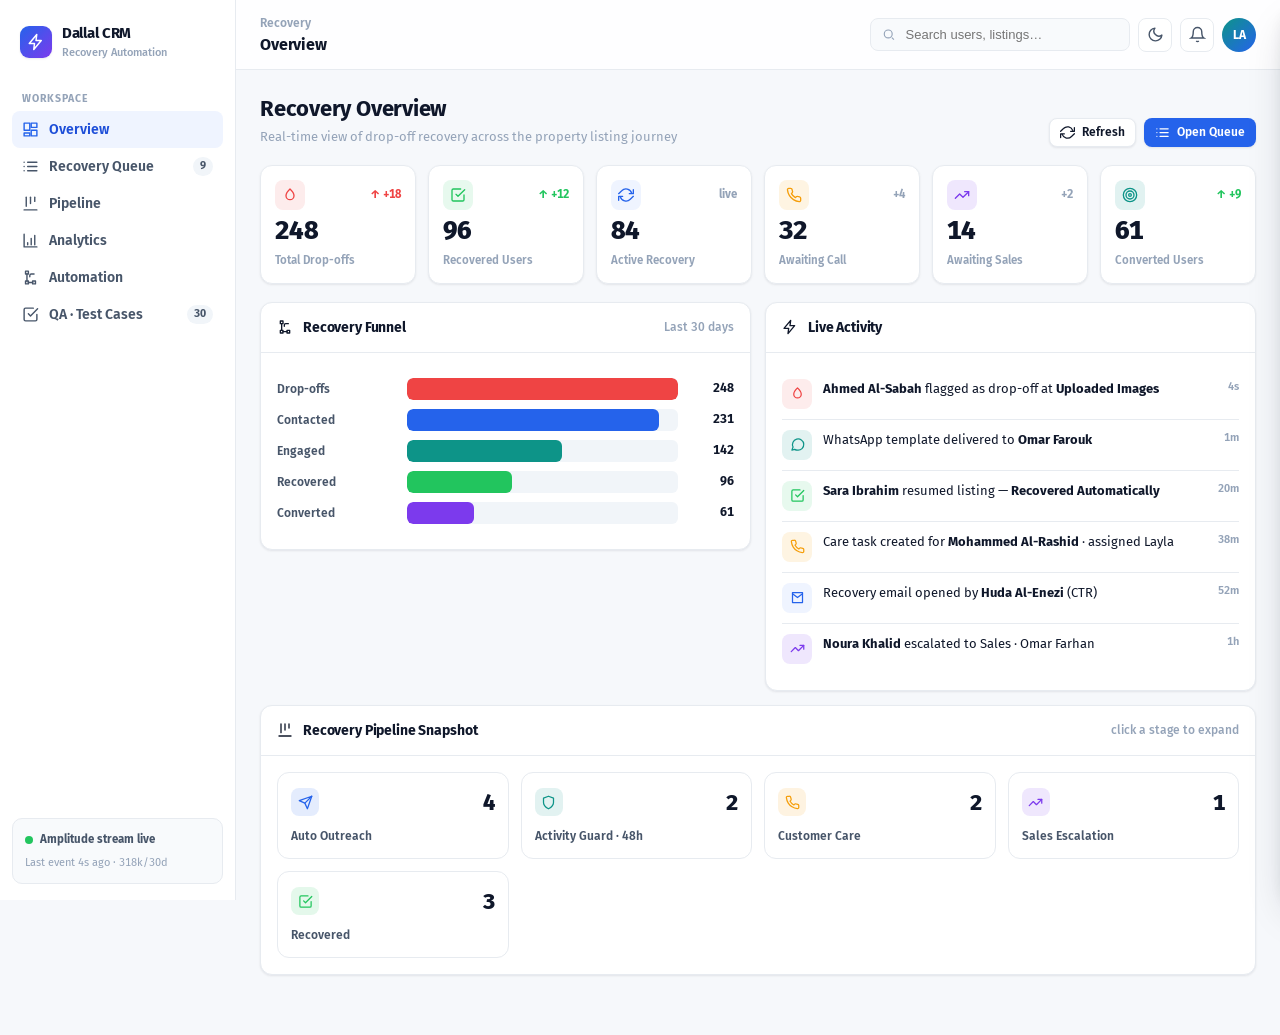
<file: crm-recovery.html>
<!doctype html>
<html lang="en">
<head>
<meta charset="utf-8">
<meta name="viewport" content="width=device-width, initial-scale=1">
<meta name="color-scheme" content="light dark">
<title>Dallal Recovery CRM</title>
</head>
<body>
<style>
@import url('https://fonts.googleapis.com/css2?family=Fira+Sans:wght@300;400;500;600;700;800&family=Fira+Code:wght@400;500;600;700&display=swap');
/* ============================ TOKENS ============================ */
:root{
  --font: 'Fira Sans', -apple-system, BlinkMacSystemFont, "SF Pro Text", "Segoe UI", Roboto, Helvetica, Arial, sans-serif;
  --mono: 'Fira Code', ui-monospace, "SF Mono", SFMono-Regular, Menlo, Consolas, monospace;
  --primary:#2563EB; --primary-weak:#EFF4FF; --primary-strong:#1D4ED8;
  --success:#22C55E; --success-weak:#E7F9EE;
  --warning:#F59E0B; --warning-weak:#FEF4E2;
  --error:#EF4444;   --error-weak:#FDECEC;
  --violet:#7C3AED;  --teal:#0D9488;
  /* neutrals biased faintly toward the blue accent (slate) */
  --bg:#F6F8FB; --surface:#FFFFFF; --surface-2:#F8FAFC; --surface-3:#F1F5F9;
  --border:#E7EBF0; --border-strong:#D7DEE8;
  --ink:#0F172A; --ink-2:#475569; --ink-3:#94A3B8; --ink-on:#FFFFFF;
  --shadow-sm:0 1px 2px rgba(15,23,42,.04), 0 1px 3px rgba(15,23,42,.05);
  --shadow-md:0 4px 12px -2px rgba(15,23,42,.08), 0 2px 6px -2px rgba(15,23,42,.05);
  --shadow-lg:0 20px 40px -12px rgba(15,23,42,.22), 0 8px 20px -8px rgba(15,23,42,.14);
  --r-lg:12px; --r-md:10px; --r-sm:8px; --r-pill:999px;
  /* chart categorical (validated, light) */
  --c-email:#2563EB; --c-wa:#0D9488; --c-push:#DB2777; --c-sms:#7C3AED; --c-call:#EA580C;
  --grid:#EDF1F6;
}
@media (prefers-color-scheme:dark){
  :root{
    --bg:#0B1120; --surface:#131A2A; --surface-2:#1A2334; --surface-3:#212C40;
    --border:#26324A; --border-strong:#334155;
    --ink:#F1F5F9; --ink-2:#A9B5C9; --ink-3:#6B7A93;
    --primary:#3B82F6; --primary-weak:#16243F; --primary-strong:#60A5FA;
    --success-weak:#132a1e; --warning-weak:#2c2310; --error-weak:#2c1717; --primary-weak:#152036;
    --shadow-sm:0 1px 2px rgba(0,0,0,.3); --shadow-md:0 4px 14px rgba(0,0,0,.4);
    --shadow-lg:0 24px 48px -12px rgba(0,0,0,.6);
    --c-email:#3B82F6; --c-wa:#0D9488; --c-push:#DB2777; --c-sms:#8B5CF6; --c-call:#EA580C;
    --grid:#26324A;
  }
}
:root[data-theme="light"]{
  --bg:#F6F8FB; --surface:#FFFFFF; --surface-2:#F8FAFC; --surface-3:#F1F5F9;
  --border:#E7EBF0; --border-strong:#D7DEE8; --ink:#0F172A; --ink-2:#475569; --ink-3:#94A3B8;
  --primary:#2563EB; --primary-weak:#EFF4FF; --primary-strong:#1D4ED8;
  --success-weak:#E7F9EE; --warning-weak:#FEF4E2; --error-weak:#FDECEC;
  --shadow-sm:0 1px 2px rgba(15,23,42,.04), 0 1px 3px rgba(15,23,42,.05);
  --shadow-md:0 4px 12px -2px rgba(15,23,42,.08), 0 2px 6px -2px rgba(15,23,42,.05);
  --c-email:#2563EB; --c-wa:#0D9488; --c-push:#DB2777; --c-sms:#7C3AED; --c-call:#EA580C;
  --grid:#EDF1F6;
}
:root[data-theme="dark"]{
  --bg:#0B1120; --surface:#131A2A; --surface-2:#1A2334; --surface-3:#212C40;
  --border:#26324A; --border-strong:#334155; --ink:#F1F5F9; --ink-2:#A9B5C9; --ink-3:#6B7A93;
  --primary:#3B82F6; --primary-weak:#152036; --primary-strong:#60A5FA;
  --success-weak:#132a1e; --warning-weak:#2c2310; --error-weak:#2c1717;
  --c-email:#3B82F6; --c-wa:#0D9488; --c-push:#DB2777; --c-sms:#8B5CF6; --c-call:#EA580C;
  --grid:#26324A;
}
*{box-sizing:border-box}
body{margin:0;background:var(--bg);color:var(--ink);font-family:var(--font);
  font-size:14px;line-height:1.5;-webkit-font-smoothing:antialiased;font-variant-numeric:tabular-nums}
h1,h2,h3,h4{margin:0;font-weight:650;letter-spacing:-.01em;text-wrap:balance}
button{font-family:inherit;cursor:pointer}
svg{display:block}
::selection{background:color-mix(in srgb,var(--primary) 25%,transparent)}
:focus-visible{outline:2px solid var(--primary);outline-offset:2px;border-radius:6px}
@media (prefers-reduced-motion:reduce){*{animation:none!important;transition:none!important}}

/* ============================ LAYOUT ============================ */
.app{display:grid;grid-template-columns:236px 1fr;min-height:100vh}
.sidebar{position:sticky;top:0;height:100vh;background:var(--surface);border-right:1px solid var(--border);
  display:flex;flex-direction:column;padding:16px 12px;gap:4px;z-index:20}
.brand{display:flex;align-items:center;gap:10px;padding:6px 8px 14px}
.brand .logo{width:32px;height:32px;border-radius:9px;background:linear-gradient(135deg,var(--primary),#7C3AED);
  display:grid;place-items:center;color:#fff;box-shadow:var(--shadow-sm)}
.brand b{font-size:15px;letter-spacing:-.02em}
.brand span{display:block;font-size:11px;color:var(--ink-3);font-weight:500}
.nav-label{font-size:10.5px;font-weight:700;letter-spacing:.09em;text-transform:uppercase;color:var(--ink-3);
  padding:12px 10px 4px}
.nav a{display:flex;align-items:center;gap:10px;padding:8px 10px;border-radius:var(--r-sm);color:var(--ink-2);
  font-weight:550;text-decoration:none;transition:background .15s,color .15s;position:relative}
.nav a:hover{background:var(--surface-3);color:var(--ink)}
.nav a.active{background:var(--primary-weak);color:var(--primary-strong)}
.nav a.active svg{color:var(--primary)}
.nav a .count{margin-left:auto;font-size:11px;font-weight:700;background:var(--surface-3);color:var(--ink-2);
  padding:1px 7px;border-radius:var(--r-pill)}
.nav a.active .count{background:var(--primary);color:#fff}
.sidebar .spacer{flex:1}
.side-card{background:var(--surface-2);border:1px solid var(--border);border-radius:var(--r-md);padding:12px;margin-top:8px}
.side-card .live{display:flex;align-items:center;gap:7px;font-size:11.5px;font-weight:650;color:var(--ink-2)}
.dot-live{width:8px;height:8px;border-radius:50%;background:var(--success);box-shadow:0 0 0 0 var(--success);animation:pulse 2s infinite}
@keyframes pulse{0%{box-shadow:0 0 0 0 color-mix(in srgb,var(--success) 60%,transparent)}70%{box-shadow:0 0 0 7px transparent}100%{box-shadow:0 0 0 0 transparent}}

.main{display:flex;flex-direction:column;min-width:0}
.topbar{position:sticky;top:0;z-index:15;background:color-mix(in srgb,var(--surface) 86%,transparent);
  backdrop-filter:blur(10px);border-bottom:1px solid var(--border);
  display:flex;align-items:center;gap:14px;padding:12px 24px}
.topbar h2{font-size:16px}
.crumb{font-size:12px;color:var(--ink-3);font-weight:550}
.search{display:flex;align-items:center;gap:8px;background:var(--surface-2);border:1px solid var(--border);
  border-radius:var(--r-sm);padding:7px 11px;width:260px;color:var(--ink-3)}
.search input{border:0;background:transparent;outline:0;color:var(--ink);width:100%;font-size:13px}
.topbar .right{margin-left:auto;display:flex;align-items:center;gap:8px}
.icon-btn{width:34px;height:34px;display:grid;place-items:center;border-radius:var(--r-sm);border:1px solid var(--border);
  background:var(--surface);color:var(--ink-2);transition:.15s}
.icon-btn:hover{background:var(--surface-3);color:var(--ink)}
.avatar{width:34px;height:34px;border-radius:50%;background:linear-gradient(135deg,#0D9488,#2563EB);color:#fff;
  display:grid;place-items:center;font-weight:700;font-size:12px}
.view{padding:22px 24px 60px;animation:fade .35s ease}
@keyframes fade{from{opacity:0;transform:translateY(6px)}to{opacity:1;transform:none}}
.page-head{display:flex;align-items:flex-end;gap:14px;margin-bottom:18px;flex-wrap:wrap}
.page-head h1{font-size:22px}
.page-head p{margin:2px 0 0;color:var(--ink-3);font-size:13px}
.page-head .actions{margin-left:auto;display:flex;gap:8px}

/* ============================ ATOMS ============================ */
.btn{display:inline-flex;align-items:center;gap:7px;padding:8px 14px;border-radius:var(--r-sm);font-weight:600;
  font-size:13px;border:1px solid var(--border);background:var(--surface);color:var(--ink);transition:.15s;box-shadow:var(--shadow-sm)}
.btn:hover{background:var(--surface-3)}
.btn.primary{background:var(--primary);color:#fff;border-color:transparent}
.btn.primary:hover{background:var(--primary-strong)}
.btn.ghost{box-shadow:none;background:transparent;border-color:transparent;color:var(--ink-2)}
.btn.ghost:hover{background:var(--surface-3);color:var(--ink)}
.btn.sm{padding:6px 10px;font-size:12px}
.card{background:var(--surface);border:1px solid var(--border);border-radius:var(--r-lg);box-shadow:var(--shadow-sm)}
.card-h{display:flex;align-items:center;gap:10px;padding:14px 16px;border-bottom:1px solid var(--border)}
.card-h h3{font-size:14px}.card-h .sub{font-size:12px;color:var(--ink-3);font-weight:500}
.card-b{padding:16px}

.chip{display:inline-flex;align-items:center;gap:5px;font-size:11.5px;font-weight:650;padding:3px 9px;border-radius:var(--r-pill);
  border:1px solid transparent;white-space:nowrap}
.chip .d{width:6px;height:6px;border-radius:50%}
.chip.red{background:var(--error-weak);color:#B91C1C;border-color:color-mix(in srgb,var(--error) 22%,transparent)}
.chip.orange{background:var(--warning-weak);color:#B45309;border-color:color-mix(in srgb,var(--warning) 24%,transparent)}
.chip.green{background:var(--success-weak);color:#15803D;border-color:color-mix(in srgb,var(--success) 24%,transparent)}
.chip.blue{background:var(--primary-weak);color:var(--primary-strong);border-color:color-mix(in srgb,var(--primary) 22%,transparent)}
.chip.gray{background:var(--surface-3);color:var(--ink-2);border-color:var(--border)}
:root[data-theme="dark"] .chip.red{color:#FCA5A5}:root[data-theme="dark"] .chip.orange{color:#FCD34D}
:root[data-theme="dark"] .chip.green{color:#86EFAC}
@media (prefers-color-scheme:dark){.chip.red{color:#FCA5A5}.chip.orange{color:#FCD34D}.chip.green{color:#86EFAC}}
.pri{display:inline-flex;align-items:center;gap:6px;font-weight:650;font-size:12.5px}
.pri::before{content:"";width:8px;height:8px;border-radius:50%}
.pri.high::before{background:var(--error);box-shadow:0 0 0 3px var(--error-weak)}
.pri.med::before{background:var(--warning);box-shadow:0 0 0 3px var(--warning-weak)}
.pri.low::before{background:var(--success);box-shadow:0 0 0 3px var(--success-weak)}

.uchip{display:flex;align-items:center;gap:9px}
.uavatar{width:30px;height:30px;border-radius:8px;display:grid;place-items:center;color:#fff;font-weight:700;font-size:11px;flex:none}
.uchip .nm{font-weight:600;font-size:13px}.uchip .sub{font-size:11.5px;color:var(--ink-3)}

/* ============================ KPI ============================ */
.kpis{display:grid;grid-template-columns:repeat(6,1fr);gap:12px;margin-bottom:18px}
.kpi{background:var(--surface);border:1px solid var(--border);border-radius:var(--r-lg);padding:14px;box-shadow:var(--shadow-sm);
  display:flex;flex-direction:column;gap:8px;transition:.18s;position:relative;overflow:hidden}
.kpi:hover{box-shadow:var(--shadow-md);transform:translateY(-2px)}
.kpi .ic{width:30px;height:30px;border-radius:8px;display:grid;place-items:center}
.kpi .lbl{font-size:11.5px;color:var(--ink-3);font-weight:600}
.kpi .val{font-size:26px;font-weight:720;letter-spacing:-.02em;line-height:1}
.kpi .delta{font-size:11.5px;font-weight:650;display:inline-flex;align-items:center;gap:3px}
.delta.up{color:var(--success)}.delta.down{color:var(--error)}.delta.flat{color:var(--ink-3)}

/* ============================ TABLE ============================ */
.filters{display:flex;align-items:center;gap:8px;flex-wrap:wrap;margin-bottom:14px}
.select{position:relative}
.select select{appearance:none;-webkit-appearance:none;background:var(--surface);border:1px solid var(--border);
  border-radius:var(--r-sm);padding:8px 30px 8px 11px;font-size:13px;font-weight:550;color:var(--ink);cursor:pointer;box-shadow:var(--shadow-sm)}
.select svg{position:absolute;right:9px;top:50%;transform:translateY(-50%);pointer-events:none;color:var(--ink-3)}
.tbl-wrap{overflow-x:auto;border-radius:var(--r-lg);border:1px solid var(--border);background:var(--surface);box-shadow:var(--shadow-sm)}
table{width:100%;border-collapse:collapse;min-width:940px}
thead th{text-align:left;font-size:11px;font-weight:700;letter-spacing:.04em;text-transform:uppercase;color:var(--ink-3);
  padding:11px 14px;border-bottom:1px solid var(--border);background:var(--surface-2);white-space:nowrap;position:sticky;top:0}
tbody td{padding:11px 14px;border-bottom:1px solid var(--border);font-size:13px;vertical-align:middle}
tbody tr{transition:background .12s;cursor:pointer}
tbody tr:hover{background:var(--surface-2)}
tbody tr:last-child td{border-bottom:0}
.mut{color:var(--ink-3);font-size:12px}
td .stack{display:flex;flex-direction:column;line-height:1.35}

/* ============================ KANBAN ============================ */
.kanban{display:grid;grid-auto-flow:column;grid-auto-columns:288px;gap:14px;overflow-x:auto;padding-bottom:10px}
.kcol{background:var(--surface-2);border:1px solid var(--border);border-radius:var(--r-lg);display:flex;flex-direction:column;max-height:calc(100vh - 220px)}
.kcol-h{display:flex;align-items:center;gap:8px;padding:12px 13px;position:sticky;top:0}
.kcol-h .badge{width:24px;height:24px;border-radius:7px;display:grid;place-items:center;color:#fff}
.kcol-h b{font-size:13px}.kcol-h .n{margin-left:auto;font-size:12px;font-weight:700;color:var(--ink-3);background:var(--surface);
  border:1px solid var(--border);border-radius:var(--r-pill);padding:1px 8px}
.kcards{padding:4px 10px 12px;display:flex;flex-direction:column;gap:9px;overflow-y:auto}
.kcard{background:var(--surface);border:1px solid var(--border);border-radius:var(--r-md);padding:11px;box-shadow:var(--shadow-sm);
  transition:.15s;cursor:pointer}
.kcard:hover{box-shadow:var(--shadow-md);transform:translateY(-2px);border-color:var(--border-strong)}
.kcard .top{display:flex;align-items:center;justify-content:space-between;margin-bottom:8px}
.kcard .prop{font-size:12px;color:var(--ink-2);margin:2px 0 9px;display:flex;align-items:center;gap:5px}
.kcard .foot{display:flex;align-items:center;justify-content:space-between;margin-top:9px;padding-top:9px;border-top:1px dashed var(--border)}
.kcard .foot .who{display:flex;align-items:center;gap:6px;font-size:11.5px;color:var(--ink-3)}
.strip{height:3px;border-radius:3px 3px 0 0;margin:-11px -11px 10px}

/* ============================ CHARTS ============================ */
.grid2{display:grid;grid-template-columns:1fr 1fr;gap:14px}
.grid3{display:grid;grid-template-columns:repeat(3,1fr);gap:14px}
.grid4{display:grid;grid-template-columns:repeat(4,1fr);gap:12px}
.stat{padding:16px}
.stat .lbl{font-size:12px;color:var(--ink-3);font-weight:600;display:flex;align-items:center;gap:6px}
.stat .big{font-size:30px;font-weight:730;letter-spacing:-.02em;margin:8px 0 2px}
.meter{height:7px;border-radius:6px;background:var(--surface-3);overflow:hidden;margin-top:10px}
.meter>span{display:block;height:100%;border-radius:6px}
.legend{display:flex;flex-wrap:wrap;gap:12px;margin-top:12px}
.legend span{display:inline-flex;align-items:center;gap:6px;font-size:12px;color:var(--ink-2);font-weight:550}
.legend i{width:10px;height:10px;border-radius:3px;display:inline-block}
.tip{position:fixed;pointer-events:none;background:var(--ink);color:var(--surface);padding:7px 10px;border-radius:8px;
  font-size:12px;font-weight:600;box-shadow:var(--shadow-lg);opacity:0;transform:translateY(4px);transition:opacity .12s;z-index:200;white-space:nowrap}
.tip.on{opacity:1;transform:none}
:root[data-theme="dark"] .tip{background:#000}
.bar-row{display:grid;grid-template-columns:120px 1fr 46px;align-items:center;gap:10px;margin:9px 0;font-size:12.5px}
.bar-row .track{height:22px;background:var(--surface-3);border-radius:6px;overflow:hidden;position:relative}
.bar-row .fill{height:100%;border-radius:6px;transition:width .6s cubic-bezier(.2,.7,.2,1)}
.bar-row b{text-align:right;font-weight:700}

/* ============================ TIMELINE ============================ */
.timeline{position:relative;padding-left:26px}
.timeline::before{content:"";position:absolute;left:9px;top:6px;bottom:6px;width:2px;background:var(--border)}
.tl-item{position:relative;padding:0 0 18px}
.tl-item .node{position:absolute;left:-26px;top:1px;width:20px;height:20px;border-radius:50%;display:grid;place-items:center;
  background:var(--surface);border:2px solid var(--border);color:var(--ink-3);z-index:1}
.tl-item.acc .node{border-color:var(--primary);color:var(--primary)}
.tl-item.ok .node{border-color:var(--success);color:var(--success)}
.tl-item.warn .node{border-color:var(--warning);color:var(--warning)}
.tl-item .t{font-size:11.5px;color:var(--ink-3);font-weight:600;margin-bottom:2px}
.tl-item .c{font-size:13px;font-weight:600}
.tl-item .desc{font-size:12.5px;color:var(--ink-2);font-weight:450;margin-top:2px}

/* ============================ DRAWER / MODAL ============================ */
.scrim{position:fixed;inset:0;background:rgba(15,23,42,.42);backdrop-filter:blur(2px);z-index:90;opacity:0;
  transition:opacity .25s;pointer-events:none}
.scrim.on{opacity:1;pointer-events:auto}
.drawer{position:fixed;top:0;right:0;height:100vh;width:min(560px,94vw);background:var(--surface);z-index:100;
  box-shadow:var(--shadow-lg);transform:translateX(100%);transition:transform .3s cubic-bezier(.3,.8,.3,1);
  display:flex;flex-direction:column;border-left:1px solid var(--border)}
.drawer.on{transform:none}
.drawer-h{display:flex;align-items:center;gap:12px;padding:16px 18px;border-bottom:1px solid var(--border)}
.drawer-b{overflow-y:auto;padding:18px;flex:1}
.tabs{display:flex;gap:2px;padding:0 12px;border-bottom:1px solid var(--border);overflow-x:auto}
.tabs button{border:0;background:transparent;padding:11px 12px;font-size:12.5px;font-weight:600;color:var(--ink-3);
  border-bottom:2px solid transparent;white-space:nowrap}
.tabs button.active{color:var(--primary);border-bottom-color:var(--primary)}
.tabs button:hover{color:var(--ink)}
.field{display:flex;flex-direction:column;gap:5px;margin-bottom:13px}
.field label{font-size:12px;font-weight:650;color:var(--ink-2)}
.field label .req{color:var(--error)}
.field input,.field select,.field textarea{font-family:inherit;font-size:13px;padding:9px 11px;border:1px solid var(--border);
  border-radius:var(--r-sm);background:var(--surface-2);color:var(--ink);outline:0;transition:.15s}
.field input:focus,.field select:focus,.field textarea:focus{border-color:var(--primary);background:var(--surface);
  box-shadow:0 0 0 3px var(--primary-weak)}
.field.err input,.field.err select{border-color:var(--error);box-shadow:0 0 0 3px var(--error-weak)}
.field .msg{font-size:11.5px;color:var(--error);font-weight:600;display:none}
.field.err .msg{display:block}
.modal{position:fixed;top:50%;left:50%;transform:translate(-50%,-46%) scale(.97);z-index:100;width:min(520px,94vw);
  background:var(--surface);border-radius:14px;box-shadow:var(--shadow-lg);opacity:0;pointer-events:none;transition:.22s;
  max-height:90vh;display:flex;flex-direction:column;border:1px solid var(--border)}
.modal.on{opacity:1;pointer-events:auto;transform:translate(-50%,-50%) scale(1)}
.def-row{display:grid;grid-template-columns:1fr 1fr;gap:10px}
.kv{display:grid;grid-template-columns:130px 1fr;gap:6px 10px;font-size:13px}
.kv dt{color:var(--ink-3);font-weight:550}.kv dd{margin:0;font-weight:600}
.toast{position:fixed;bottom:22px;left:50%;transform:translateX(-50%) translateY(20px);background:var(--ink);color:var(--surface);
  padding:11px 16px;border-radius:10px;font-weight:600;font-size:13px;box-shadow:var(--shadow-lg);z-index:300;opacity:0;
  transition:.28s;display:flex;align-items:center;gap:9px}
.toast.on{opacity:1;transform:translateX(-50%)}
:root[data-theme="dark"] .toast{background:#000}

/* workflow */
.wf{display:flex;flex-direction:column;gap:0}
.wf-step{display:grid;grid-template-columns:44px 1fr;gap:14px;position:relative;padding-bottom:8px}
.wf-step .rail{display:flex;flex-direction:column;align-items:center}
.wf-step .num{width:40px;height:40px;border-radius:11px;display:grid;place-items:center;color:#fff;font-weight:700;
  box-shadow:var(--shadow-sm);flex:none}
.wf-step .line{width:2px;flex:1;background:var(--border);margin:4px 0}
.wf-step:last-child .line{display:none}
.wf-card{background:var(--surface);border:1px solid var(--border);border-radius:var(--r-lg);padding:14px 16px;margin-bottom:14px;
  box-shadow:var(--shadow-sm);transition:.15s}
.wf-card:hover{box-shadow:var(--shadow-md);border-color:var(--border-strong)}
.wf-card h4{font-size:14.5px;display:flex;align-items:center;gap:8px;flex-wrap:wrap}
.wf-card p{margin:6px 0 0;color:var(--ink-2);font-size:13px}
.wf-card .meta{display:flex;flex-wrap:wrap;gap:6px;margin-top:10px}
.tag{font-size:11px;font-weight:600;background:var(--surface-3);color:var(--ink-2);padding:3px 8px;border-radius:6px;
  display:inline-flex;align-items:center;gap:5px}
.tag svg{width:12px;height:12px}

/* activity feed */
.feed{display:flex;flex-direction:column}
.feed-item{display:flex;gap:11px;padding:10px 0;border-bottom:1px solid var(--border);animation:slideIn .4s ease}
.feed-item:last-child{border-bottom:0}
@keyframes slideIn{from{opacity:0;transform:translateX(-8px)}to{opacity:1;transform:none}}
.feed-item .fi{width:30px;height:30px;border-radius:8px;flex:none;display:grid;place-items:center}
.feed-item .txt{font-size:13px}.feed-item .txt b{font-weight:650}
.feed-item .tm{font-size:11px;color:var(--ink-3);margin-left:auto;white-space:nowrap;font-weight:550}

/* qa */
.qa-sum{display:grid;grid-template-columns:repeat(4,1fr);gap:12px;margin-bottom:16px}
tr.qa-row td{font-size:12.5px}
.tc-id{font-weight:700;color:var(--primary-strong);font-variant-numeric:tabular-nums}
.pass{color:var(--success);font-weight:700;display:inline-flex;align-items:center;gap:5px}
.runbtn{opacity:0;transition:.15s}
tr:hover .runbtn{opacity:1}

@media (max-width:1100px){
  .kpis{grid-template-columns:repeat(3,1fr)}
  .grid2,.grid3{grid-template-columns:1fr}.grid4{grid-template-columns:repeat(2,1fr)}
}
@media (max-width:820px){
  .app{grid-template-columns:1fr}.sidebar{display:none}
  .kpis{grid-template-columns:repeat(2,1fr)}.search{width:150px}
}
</style>

<div class="app">
  <aside class="sidebar">
    <div class="brand">
      <div class="logo" id="logoIco"></div>
      <div><b>Dallal CRM</b><span>Recovery Automation</span></div>
    </div>
    <nav class="nav" id="nav"></nav>
    <div class="spacer"></div>
    <div class="side-card">
      <div class="live"><span class="dot-live"></span> Amplitude stream live</div>
      <div style="font-size:11px;color:var(--ink-3);margin-top:6px" id="streamMeta">Last event 4s ago · 318k/30d</div>
    </div>
  </aside>

  <div class="main">
    <header class="topbar">
      <div><span class="crumb" id="crumb">Recovery</span><h2 id="ptitle">Overview</h2></div>
      <div class="right">
        <div class="search"><svg width="15" height="15" viewBox="0 0 24 24" fill="none" stroke="currentColor" stroke-width="2"><circle cx="11" cy="11" r="7"/><path d="m21 21-3.5-3.5"/></svg><input placeholder="Search users, listings…"></div>
        <button class="icon-btn" id="themeBtn" title="Toggle theme"></button>
        <button class="icon-btn" title="Notifications"><svg width="17" height="17" viewBox="0 0 24 24" fill="none" stroke="currentColor" stroke-width="2"><path d="M6 8a6 6 0 0 1 12 0c0 7 3 9 3 9H3s3-2 3-9"/><path d="M10.3 21a1.94 1.94 0 0 0 3.4 0"/></svg></button>
        <div class="avatar">LA</div>
      </div>
    </header>
    <main class="view" id="view"></main>
  </div>
</div>

<div class="scrim" id="scrim"></div>
<aside class="drawer" id="drawer"></aside>
<div class="modal" id="modal"></div>
<div class="tip" id="tip"></div>
<div class="toast" id="toast"></div>

<script>
/* ============================ ICONS ============================ */
const I = {
  dash:'M3 13h8V3H3zM13 21h8v-8h-8zM13 3v6h8V3zM3 21h8v-4H3z',
  list:'M8 6h13M8 12h13M8 18h13M3 6h.01M3 12h.01M3 18h.01',
  kanban:'M6 3v13M12 3v9M18 3v6M3 21h18',
  chart:'M3 3v18h18M8 15v3M13 9v9M18 5v13',
  flow:'M5 3h4v4H5zM15 17h4v4h-4zM5 17h4v4H5zM7 7v10M9 19h6M17 7h-4a2 2 0 0 0-2 2v2',
  check:'M9 11l3 3L22 4M21 12v7a2 2 0 0 1-2 2H5a2 2 0 0 1-2-2V5a2 2 0 0 1 2-2h11',
  phone:'M22 16.9v3a2 2 0 0 1-2.2 2 19.8 19.8 0 0 1-8.6-3 19.5 19.5 0 0 1-6-6 19.8 19.8 0 0 1-3-8.6A2 2 0 0 1 4.1 2h3a2 2 0 0 1 2 1.7c.1 1 .4 1.9.7 2.8a2 2 0 0 1-.5 2.1L8.1 9.9a16 16 0 0 0 6 6l1.3-1.3a2 2 0 0 1 2.1-.4c.9.3 1.8.6 2.8.7a2 2 0 0 1 1.7 2z',
  mail:'M4 4h16v16H4zM4 6l8 6 8-6',
  wa:'M3 21l1.9-5A9 9 0 1 1 12 21a9 9 0 0 1-4.5-1.2z',
  bell:'M6 8a6 6 0 0 1 12 0c0 7 3 9 3 9H3s3-2 3-9M10.3 21a1.94 1.94 0 0 0 3.4 0',
  user:'M20 21a8 8 0 1 0-16 0M12 11a4 4 0 1 0 0-8 4 4 0 0 0 0 8',
  clock:'M12 22a10 10 0 1 0 0-20 10 10 0 0 0 0 20M12 6v6l4 2',
  pin:'M20 10c0 6-8 12-8 12s-8-6-8-12a8 8 0 0 1 16 0M12 12a2 2 0 1 0 0-4 2 2 0 0 0 0 4',
  chev:'M6 9l6 6 6-6',
  x:'M18 6 6 18M6 6l12 12',
  play:'M6 4l14 8-14 8z',
  alert:'M12 9v4M12 17h.01M10.3 3.9 1.8 18a2 2 0 0 0 1.7 3h17a2 2 0 0 0 1.7-3L13.7 3.9a2 2 0 0 0-3.4 0z',
  arrow:'M5 12h14M13 6l6 6-6 6',
  bolt:'M13 2 3 14h7l-1 8 10-12h-7z',
  target:'M12 22a10 10 0 1 0 0-20 10 10 0 0 0 0 20M12 18a6 6 0 1 0 0-12 6 6 0 0 0 0 12M12 14a2 2 0 1 0 0-4 2 2 0 0 0 0 4',
  trend:'M22 7l-8.5 8.5-5-5L2 17M16 7h6v6',
  refresh:'M23 4v6h-6M1 20v-6h6M20.5 9A9 9 0 0 0 5.6 5.6L1 10M23 14l-4.6 4.4A9 9 0 0 1 3.5 15',
  sun:'M12 17a5 5 0 1 0 0-10 5 5 0 0 0 0 10M12 1v2M12 21v2M4.2 4.2l1.4 1.4M18.4 18.4l1.4 1.4M1 12h2M21 12h2M4.2 19.8l1.4-1.4M18.4 5.6l1.4-1.4',
  moon:'M21 12.8A9 9 0 1 1 11.2 3a7 7 0 0 0 9.8 9.8z',
  users:'M17 21v-2a4 4 0 0 0-4-4H5a4 4 0 0 0-4 4v2M9 11a4 4 0 1 0 0-8 4 4 0 0 0 0 8M23 21v-2a4 4 0 0 0-3-3.9M16 3.1a4 4 0 0 1 0 7.8',
  drop:'M12 3s6 5.7 6 10a6 6 0 0 1-12 0c0-4.3 6-10 6-10z',
  home:'M3 10l9-7 9 7v10a2 2 0 0 1-2 2H5a2 2 0 0 1-2-2z',
  send:'M22 2 11 13M22 2l-7 20-4-9-9-4z',
  eye:'M2 12s3.5-7 10-7 10 7 10 7-3.5 7-10 7-10-7-10-7zM12 15a3 3 0 1 0 0-6 3 3 0 0 0 0 6',
  mouse:'M9 3H5a2 2 0 0 0-2 2v4M15 3h4a2 2 0 0 1 2 2v4M3 15v4a2 2 0 0 0 2 2h4M13 13l6 2-2.5 1.5L15 19z',
  shield:'M12 22s8-4 8-10V5l-8-3-8 3v7c0 6 8 10 8 10z',
  note:'M14 2H6a2 2 0 0 0-2 2v16a2 2 0 0 0 2 2h12a2 2 0 0 0 2-2V8zM14 2v6h6M8 13h8M8 17h5',
  calendar:'M8 2v4M16 2v4M3 8h18M5 4h14a2 2 0 0 1 2 2v14a2 2 0 0 1-2 2H5a2 2 0 0 1-2-2V6a2 2 0 0 1 2-2z',
  msg:'M21 15a2 2 0 0 1-2 2H7l-4 4V5a2 2 0 0 1 2-2h14a2 2 0 0 1 2 2z',
  plus:'M12 5v14M5 12h14', dots:'M12 5h.01M12 12h.01M12 19h.01'
};
const ico=(n,s=18,w=2)=>`<svg width="${s}" height="${s}" viewBox="0 0 24 24" fill="none" stroke="currentColor" stroke-width="${w}" stroke-linecap="round" stroke-linejoin="round">${(I[n]||'').split('M').filter(Boolean).map(p=>`<path d="M${p}"/>`).join('')}</svg>`;

/* ============================ DATA ============================ */
const STEPS=['Started Listing','Property Details','Uploaded Images','Entered Pricing','Submitted Verification','Published Listing'];
const AV=['#2563EB','#0D9488','#7C3AED','#DB2777','#EA580C','#0891B2','#4F46E5','#059669'];
const avatarColor=n=>AV[n.charCodeAt(0)%AV.length];
const initials=n=>n.split(' ').filter(Boolean).slice(0,2).map(w=>w[0]).join('').toUpperCase();

// stage keys map to kanban columns & lifecycle
const users=[
 {id:'U-4821',name:'Ahmed Al-Sabah',prop:'Villa · Salmiya',listing:'L-77213',step:2,pri:'high',stage:'outreach',status:'Auto Outreach',assignee:null,team:null,next:'Auto · 46h',last:'2h ago',platform:'iOS',source:'Paid',country:'Kuwait',city:'Salmiya',lang:'Arabic',device:'iPhone 15 Pro',phone:'+965 9012 4821',email:'ahmed.s@gmail.com',timeOnStep:'8m 12s',sessions:3,attempts:1,cta:'photos'},
 {id:'U-4809',name:'Fatima Hassan',prop:'Apartment · Hawally',listing:'L-77108',step:3,pri:'med',stage:'guard',status:'Activity Guard',assignee:null,team:null,next:'Guard · 31h',last:'6h ago',platform:'Web',source:'Organic',country:'Kuwait',city:'Hawally',lang:'Arabic',device:'Chrome · macOS',phone:'+965 6644 1180',email:'fatima.h@outlook.com',timeOnStep:'3m 40s',sessions:2,attempts:0,cta:'pricing'},
 {id:'U-4790',name:'Mohammed Al-Rashid',prop:'Office · Kuwait City',listing:'L-76944',step:1,pri:'high',stage:'care',status:'Awaiting Call',assignee:'Layla Mansour',team:'care',next:'Call · Today 4pm',last:'2d ago',platform:'Android',source:'Referral',country:'Kuwait',city:'Kuwait City',lang:'English',device:'Samsung S23',phone:'+965 5510 6944',email:'m.rashid@company.kw',timeOnStep:'1m 55s',sessions:5,attempts:1,cta:'details'},
 {id:'U-4772',name:'Sara Ibrahim',prop:'Studio · Jabriya',listing:'L-76781',step:4,pri:'low',stage:'recovered',status:'Recovered · Auto',assignee:null,team:null,next:'—',last:'20m ago',platform:'iOS',source:'Organic',country:'Kuwait',city:'Jabriya',lang:'Arabic',device:'iPhone 13',phone:'+965 9987 6781',email:'sara.ib@gmail.com',timeOnStep:'5m 02s',sessions:4,attempts:1,cta:'verify',recoveredVia:'Auto'},
 {id:'U-4765',name:'Yousef Al-Mutairi',prop:'Land · Ahmadi',listing:'L-76650',step:0,pri:'med',stage:'outreach',status:'Auto Outreach',assignee:null,team:null,next:'Auto · 44h',last:'5h ago',platform:'Web',source:'Paid',country:'Kuwait',city:'Ahmadi',lang:'Arabic',device:'Safari · iPad',phone:'+965 6001 2233',email:'yousef.m@gmail.com',timeOnStep:'0m 48s',sessions:1,attempts:0,cta:'start'},
 {id:'U-4751',name:'Noura Khalid',prop:'Villa · Mishref',listing:'L-76502',step:2,pri:'high',stage:'sales',status:'Sales Escalation',assignee:'Omar Farhan',team:'sales',next:'Sales · Tomorrow',last:'5d ago',platform:'Android',source:'Referral',country:'Kuwait',city:'Mishref',lang:'English',device:'Pixel 8',phone:'+965 5544 3322',email:'noura.k@gmail.com',timeOnStep:'11m 20s',sessions:6,attempts:3,cta:'photos'},
 {id:'U-4738',name:'Ali Reza',prop:'Apartment · Salwa',listing:'L-76399',step:3,pri:'med',stage:'care',status:'Awaiting Call',assignee:'Layla Mansour',team:'care',next:'Call · Today 6pm',last:'2d ago',platform:'iOS',source:'Organic',country:'Kuwait',city:'Salwa',lang:'English',device:'iPhone 14',phone:'+965 9911 2200',email:'ali.reza@icloud.com',timeOnStep:'4m 10s',sessions:3,attempts:2,cta:'pricing'},
 {id:'U-4720',name:'Mariam Saleh',prop:'Chalet · Khiran',listing:'L-76201',step:1,pri:'low',stage:'recovered',status:'Recovered · Call',assignee:'Layla Mansour',team:'care',next:'—',last:'1h ago',platform:'Web',source:'Paid',country:'Kuwait',city:'Khiran',lang:'Arabic',device:'Edge · Windows',phone:'+965 6789 0201',email:'mariam.s@gmail.com',timeOnStep:'2m 30s',sessions:4,attempts:2,cta:'details',recoveredVia:'Call'},
 {id:'U-4711',name:'Khaled Nasser',prop:'Shop · Farwaniya',listing:'L-76088',step:4,pri:'high',stage:'guard',status:'Activity Guard',assignee:null,team:null,next:'Guard · 12h',last:'11h ago',platform:'Android',source:'Direct',country:'Kuwait',city:'Farwaniya',lang:'Arabic',device:'Xiaomi 13',phone:'+965 5500 8888',email:'khaled.n@gmail.com',timeOnStep:'6m 45s',sessions:2,attempts:1,cta:'verify'},
 {id:'U-4702',name:'Layla Ahmadi',prop:'Apartment · Bneid Al-Qar',listing:'L-75980',step:0,pri:'med',stage:'outreach',status:'Contact Missing',assignee:null,team:null,next:'Blocked',last:'8h ago',platform:'iOS',source:'Organic',country:'Kuwait',city:'Bneid Al-Qar',lang:'Arabic',device:'iPhone 12',phone:null,email:'layla.a@gmail.com',timeOnStep:'1m 05s',sessions:1,attempts:0,cta:'start',contactMissing:true},
 {id:'U-4691',name:'Omar Farouk',prop:'Villa · Bayan',listing:'L-75844',step:2,pri:'high',stage:'outreach',status:'Auto Outreach',assignee:null,team:null,next:'Auto · 40h',last:'3h ago',platform:'Web',source:'Paid',country:'Kuwait',city:'Bayan',lang:'English',device:'Chrome · Windows',phone:'+965 6123 4567',email:'omar.f@gmail.com',timeOnStep:'9m 15s',sessions:3,attempts:1,cta:'photos'},
 {id:'U-4680',name:'Huda Al-Enezi',prop:'Duplex · Rumaithiya',listing:'L-75702',step:3,pri:'low',stage:'recovered',status:'Recovered · WhatsApp',assignee:null,team:null,next:'—',last:'35m ago',platform:'Android',source:'Referral',country:'Kuwait',city:'Rumaithiya',lang:'Arabic',device:'Samsung A54',phone:'+965 5566 7788',email:'huda.e@gmail.com',timeOnStep:'3m 22s',sessions:5,attempts:2,cta:'pricing',recoveredVia:'WhatsApp'}
];

const STAGES={
 outreach:{label:'Auto Outreach',ic:'send',color:'var(--primary)'},
 guard:{label:'Activity Guard · 48h',ic:'shield',color:'var(--teal)'},
 care:{label:'Customer Care',ic:'phone',color:'var(--warning)'},
 sales:{label:'Sales Escalation',ic:'trend',color:'var(--violet)'},
 recovered:{label:'Recovered',ic:'check',color:'var(--success)'}
};
const KANBAN_ORDER=['outreach','guard','care','sales','recovered'];
const priClass=p=>p==='high'?'high':p==='med'?'med':'low';
const priChip=p=>({high:'red',med:'orange',low:'green'})[p];
const priLabel=p=>({high:'High',med:'Medium',low:'Low'})[p];

/* ============================ HELPERS ============================ */
const $=s=>document.querySelector(s), el=(h)=>{const t=document.createElement('template');t.innerHTML=h.trim();return t.content.firstElementChild};
const view=$('#view'), scrim=$('#scrim'), drawer=$('#drawer'), modal=$('#modal'), tipEl=$('#tip');
function toast(msg,icon='check'){const t=$('#toast');t.innerHTML=ico(icon,16)+`<span>${msg}</span>`;t.classList.add('on');clearTimeout(t._t);t._t=setTimeout(()=>t.classList.remove('on'),2600);}
function closeOverlays(){scrim.classList.remove('on');drawer.classList.remove('on');modal.classList.remove('on');}
scrim.onclick=closeOverlays;
document.addEventListener('keydown',e=>{if(e.key==='Escape')closeOverlays();});

/* ============================ NAV / ROUTER ============================ */
const ROUTES=[
 {id:'overview',label:'Overview',ic:'dash',crumb:'Recovery'},
 {id:'queue',label:'Recovery Queue',ic:'list',crumb:'Recovery',count:users.filter(u=>u.stage!=='recovered').length},
 {id:'pipeline',label:'Pipeline',ic:'kanban',crumb:'Recovery'},
 {id:'analytics',label:'Analytics',ic:'chart',crumb:'Reporting'},
 {id:'workflow',label:'Automation',ic:'flow',crumb:'Configuration'},
 {id:'qa',label:'QA · Test Cases',ic:'check',crumb:'Quality',count:30},
];
let current='overview';
function buildNav(){
  $('#nav').innerHTML='<div class="nav-label">Workspace</div>'+ROUTES.map(r=>
    `<a href="#${r.id}" data-r="${r.id}">${ico(r.ic,17)}<span>${r.label}</span>${r.count!=null?`<span class="count">${r.count}</span>`:''}</a>`).join('');
  $('#nav').querySelectorAll('a').forEach(a=>a.onclick=e=>{e.preventDefault();go(a.dataset.r);});
}
function go(r){current=r;const rt=ROUTES.find(x=>x.id===r);
  $('#nav').querySelectorAll('a').forEach(a=>a.classList.toggle('active',a.dataset.r===r));
  $('#crumb').textContent=rt.crumb;$('#ptitle').textContent=rt.label;
  ({overview:renderOverview,queue:renderQueue,pipeline:renderPipeline,analytics:renderAnalytics,workflow:renderWorkflow,qa:renderQA}[r])();
  view.scrollTop=0;
}
$('#logoIco').innerHTML=ico('bolt',18);

/* ============================ OVERVIEW ============================ */
const KPI=[
 {k:'Total Drop-offs',v:248,d:'+18',dir:'down',ic:'drop',c:'var(--error)',bg:'var(--error-weak)'},
 {k:'Recovered Users',v:96,d:'+12',dir:'up',ic:'check',c:'var(--success)',bg:'var(--success-weak)'},
 {k:'Active Recovery',v:84,d:'live',dir:'flat',ic:'refresh',c:'var(--primary)',bg:'var(--primary-weak)'},
 {k:'Awaiting Call',v:32,d:'+4',dir:'flat',ic:'phone',c:'var(--warning)',bg:'var(--warning-weak)'},
 {k:'Awaiting Sales',v:14,d:'+2',dir:'flat',ic:'trend',c:'var(--violet)',bg:'color-mix(in srgb,var(--violet) 12%,transparent)'},
 {k:'Converted Users',v:61,d:'+9',dir:'up',ic:'target',c:'var(--teal)',bg:'color-mix(in srgb,var(--teal) 12%,transparent)'},
];
const FEED=[
 {ic:'drop',c:'var(--error)',bg:'var(--error-weak)',t:'<b>Ahmed Al-Sabah</b> flagged as drop-off at <b>Uploaded Images</b>',tm:'4s'},
 {ic:'wa',c:'var(--teal)',bg:'color-mix(in srgb,var(--teal) 12%,transparent)',t:'WhatsApp template delivered to <b>Omar Farouk</b>',tm:'1m'},
 {ic:'check',c:'var(--success)',bg:'var(--success-weak)',t:'<b>Sara Ibrahim</b> resumed listing — <b>Recovered Automatically</b>',tm:'20m'},
 {ic:'phone',c:'var(--warning)',bg:'var(--warning-weak)',t:'Care task created for <b>Mohammed Al-Rashid</b> · assigned Layla',tm:'38m'},
 {ic:'mail',c:'var(--primary)',bg:'var(--primary-weak)',t:'Recovery email opened by <b>Huda Al-Enezi</b> (CTR)',tm:'52m'},
 {ic:'trend',c:'var(--violet)',bg:'color-mix(in srgb,var(--violet) 12%,transparent)',t:'<b>Noura Khalid</b> escalated to Sales · Omar Farhan',tm:'1h'},
];
function renderOverview(){
  view.innerHTML=`
   <div class="page-head"><div><h1>Recovery Overview</h1><p>Real-time view of drop-off recovery across the property listing journey</p></div>
     <div class="actions"><button class="btn sm" id="ovRefresh">${ico('refresh',15)} Refresh</button><button class="btn primary sm" onclick="go('queue')">${ico('list',15)} Open Queue</button></div></div>
   <div class="kpis" id="kpis"></div>
   <div class="grid2" style="align-items:start">
     <div class="card"><div class="card-h">${ico('flow',16)}<h3>Recovery Funnel</h3><span class="sub" style="margin-left:auto">Last 30 days</span></div>
       <div class="card-b" id="ovFunnel"></div></div>
     <div class="card"><div class="card-h">${ico('bolt',16)}<h3>Live Activity</h3><span class="live" style="margin-left:auto"><span class="dot-live"></span></span></div>
       <div class="card-b"><div class="feed" id="feed"></div></div></div>
   </div>
   <div class="card" style="margin-top:14px"><div class="card-h">${ico('kanban',16)}<h3>Recovery Pipeline Snapshot</h3>
       <span class="sub" style="margin-left:auto">click a stage to expand</span></div>
     <div class="card-b"><div class="grid4" id="stageSnap"></div></div></div>`;
  // KPIs with count-up
  $('#kpis').innerHTML=KPI.map((m,i)=>`
    <div class="kpi" style="animation:fade .4s ease ${i*0.05}s both">
      <div style="display:flex;align-items:center;gap:8px">
        <div class="ic" style="background:${m.bg};color:${m.c}">${ico(m.ic,16)}</div>
        <span class="delta ${m.dir}" style="margin-left:auto">${m.dir==='up'?'↑':m.dir==='down'?'↑':''} ${m.d}</span>
      </div>
      <div class="val" data-to="${m.v}">0</div><div class="lbl">${m.k}</div></div>`).join('');
  countUp();
  // funnel
  const F=[['Drop-offs',248,'var(--error)'],['Contacted',231,'var(--primary)'],['Engaged',142,'var(--teal)'],['Recovered',96,'var(--success)'],['Converted',61,'var(--violet)']];
  const fmax=248;
  $('#ovFunnel').innerHTML=F.map(([n,v,c])=>`
    <div class="bar-row"><span class="mut" style="color:var(--ink-2);font-weight:600">${n}</span>
      <div class="track"><div class="fill" style="width:0;background:${c}" data-w="${(v/fmax*100).toFixed(1)}"></div></div>
      <b>${v}</b></div>`).join('');
  requestAnimationFrame(()=>view.querySelectorAll('#ovFunnel .fill').forEach(f=>f.style.width=f.dataset.w+'%'));
  // feed
  $('#feed').innerHTML=FEED.map(f=>`<div class="feed-item"><div class="fi" style="background:${f.bg};color:${f.c}">${ico(f.ic,15)}</div>
     <div class="txt">${f.t}</div><div class="tm">${f.tm}</div></div>`).join('');
  // stage snapshot
  $('#stageSnap').innerHTML=KANBAN_ORDER.map(s=>{const g=STAGES[s];const n=users.filter(u=>u.stage===s).length;
    return `<div class="card" style="cursor:pointer;box-shadow:none" onclick="go('pipeline')"><div class="card-b" style="padding:13px">
      <div style="display:flex;align-items:center;gap:8px"><div class="ic" style="width:28px;height:28px;border-radius:8px;display:grid;place-items:center;background:color-mix(in srgb,${g.color} 12%,transparent);color:${g.color}">${ico(g.ic,15)}</div>
      <span style="font-size:22px;font-weight:720;margin-left:auto">${n}</span></div>
      <div class="lbl" style="margin-top:8px;font-size:12px;color:var(--ink-2);font-weight:600">${g.label}</div></div></div>`}).join('');
  $('#ovRefresh').onclick=()=>{toast('Amplitude stream synced · 3 new drop-offs','refresh');};
  liveFeed();
}
function countUp(){view.querySelectorAll('.val[data-to]').forEach(e=>{const to=+e.dataset.to;let s=0;const step=Math.max(1,Math.round(to/28));
  const t=setInterval(()=>{s+=step;if(s>=to){s=to;clearInterval(t)}e.textContent=s;},22);});}
let feedTimer;
function liveFeed(){clearInterval(feedTimer);const pool=[
  {ic:'drop',c:'var(--error)',bg:'var(--error-weak)',t:'New drop-off at <b>Entered Pricing</b> · U-4901',},
  {ic:'send',c:'var(--primary)',bg:'var(--primary-weak)',t:'Push notification sent to <b>Yousef Al-Mutairi</b>'},
  {ic:'eye',c:'var(--teal)',bg:'color-mix(in srgb,var(--teal) 12%,transparent)',t:'WhatsApp message read by <b>Ahmed Al-Sabah</b>'},
];
  feedTimer=setInterval(()=>{if(current!=='overview')return;const f=pool[Math.floor((Date.now()/1000)%pool.length)];
    const feed=$('#feed');if(!feed)return;const node=el(`<div class="feed-item"><div class="fi" style="background:${f.bg};color:${f.c}">${ico(f.ic,15)}</div><div class="txt">${f.t}</div><div class="tm">now</div></div>`);
    feed.prepend(node);while(feed.children.length>7)feed.lastChild.remove();
    feed.querySelectorAll('.tm').forEach((t,i)=>{if(i>0&&t.textContent==='now')t.textContent='1m';});
  },5200);
}

/* ============================ QUEUE ============================ */
let qFilters={q:'',stage:'',pri:'',platform:''};
function renderQueue(){
  view.innerHTML=`
   <div class="page-head"><div><h1>User Recovery Queue</h1><p>${users.length} users detected from Amplitude drop-off signals · auto-synced</p></div>
     <div class="actions"><button class="btn sm">${ico('refresh',15)} Sync</button><button class="btn primary sm" onclick="go('pipeline')">${ico('kanban',15)} Board view</button></div></div>
   <div class="filters" id="qf">
     <div class="search" style="width:230px;background:var(--surface);border-color:var(--border)">${ico('list',15)}<input id="qSearch" placeholder="Search name, listing, city…"></div>
     ${sel('qStage','Stage',['','outreach','guard','care','sales','recovered'],['All stages','Auto Outreach','Activity Guard','Customer Care','Sales Escalation','Recovered'])}
     ${sel('qPri','Priority',['','high','med','low'],['All priorities','High','Medium','Low'])}
     ${sel('qPlat','Platform',['','Web','Android','iOS'],['All platforms','Web','Android','iOS'])}
     <button class="btn ghost sm" id="qClear" style="margin-left:auto">${ico('x',14)} Clear</button>
   </div>
   <div class="tbl-wrap"><table>
     <thead><tr><th>User</th><th>Property</th><th>Drop-off Step</th><th>Last Active</th><th>Platform</th><th>Source</th><th>Priority</th><th>Recovery Status</th><th>Assigned To</th><th>Next Follow-up</th></tr></thead>
     <tbody id="qBody"></tbody></table></div>
   <div id="qEmpty"></div>`;
  const bind=(id,key)=>{const e=$('#'+id);e.oninput=e.onchange=()=>{qFilters[key]=e.value;paintQueue();};};
  bind('qSearch','q');bind('qStage','stage');bind('qPri','pri');bind('qPlat','platform');
  $('#qClear').onclick=()=>{qFilters={q:'',stage:'',pri:'',platform:''};$('#qSearch').value='';$('#qStage').value='';$('#qPri').value='';$('#qPlat').value='';paintQueue();};
  paintQueue();
}
function sel(id,label,vals,labels){return `<div class="select"><select id="${id}" aria-label="${label}">${vals.map((v,i)=>`<option value="${v}">${labels[i]}</option>`).join('')}</select>${ico('chev',14)}</div>`;}
function filtered(){return users.filter(u=>{
  const q=qFilters.q.toLowerCase();
  if(q&&!(u.name+u.listing+u.city+u.prop).toLowerCase().includes(q))return false;
  if(qFilters.stage&&u.stage!==qFilters.stage)return false;
  if(qFilters.pri&&u.pri!==qFilters.pri)return false;
  if(qFilters.platform&&u.platform!==qFilters.platform)return false;
  return true;});}
function statusChip(u){
  if(u.contactMissing)return `<span class="chip orange">${ico('alert',12)} Contact Missing</span>`;
  const map={outreach:'blue',guard:'blue',care:'orange',sales:'orange',recovered:'green'};
  return `<span class="chip ${map[u.stage]}"><span class="d" style="background:currentColor"></span>${u.status}</span>`;
}
function paintQueue(){
  const rows=filtered();
  $('#qBody').innerHTML=rows.map(u=>`
    <tr onclick="openProfile('${u.id}')">
      <td><div class="uchip"><div class="uavatar" style="background:${avatarColor(u.name)}">${initials(u.name)}</div>
        <div><div class="nm">${u.name}</div><div class="sub">${u.id}</div></div></div></td>
      <td><div class="stack"><span style="font-weight:600">${u.prop}</span><span class="mut">${u.listing}</span></div></td>
      <td><span class="chip gray">${STEPS[u.step]}</span></td>
      <td class="mut">${u.last}</td>
      <td>${u.platform}</td><td>${u.source}</td>
      <td><span class="pri ${priClass(u.pri)}">${priLabel(u.pri)}</span></td>
      <td>${statusChip(u)}</td>
      <td>${u.assignee?`<div class="uchip"><div class="uavatar" style="width:24px;height:24px;font-size:9px;background:${avatarColor(u.assignee)}">${initials(u.assignee)}</div><span style="font-size:12.5px;font-weight:550">${u.assignee}</span></div>`:'<span class="mut">Unassigned</span>'}</td>
      <td class="mut" style="font-weight:600;color:var(--ink-2)">${u.next}</td>
    </tr>`).join('');
  $('#qEmpty').innerHTML=rows.length?'':`<div class="card" style="margin-top:14px"><div class="card-b" style="text-align:center;color:var(--ink-3);padding:40px">${ico('list',26)}<p style="margin-top:8px">No users match these filters.</p></div></div>`;
}

/* ============================ PIPELINE (KANBAN) ============================ */
function renderPipeline(){
  view.innerHTML=`
   <div class="page-head"><div><h1>Recovery Pipeline</h1><p>Drag-free board mirroring the automation lifecycle — click a card to open the CRM record</p></div>
     <div class="actions"><button class="btn sm" onclick="go('queue')">${ico('list',15)} Table view</button></div></div>
   <div class="kanban" id="kanban"></div>`;
  $('#kanban').innerHTML=KANBAN_ORDER.map(s=>{const g=STAGES[s];const list=users.filter(u=>u.stage===s);
    return `<div class="kcol"><div class="kcol-h"><div class="badge" style="background:${g.color}">${ico(g.ic,14)}</div>
      <b>${g.label}</b><span class="n">${list.length}</span></div>
      <div class="kcards">${list.map(u=>kcard(u,g)).join('')||`<div class="mut" style="padding:14px;text-align:center">No users</div>`}</div></div>`}).join('');
  $('#kanban').querySelectorAll('.kcard').forEach(c=>c.onclick=()=>openProfile(c.dataset.id));
}
function kcard(u,g){return `<div class="kcard" data-id="${u.id}">
  <div class="strip" style="background:${g.color}"></div>
  <div class="top"><div class="uchip"><div class="uavatar" style="width:26px;height:26px;font-size:10px;background:${avatarColor(u.name)}">${initials(u.name)}</div>
    <div class="nm" style="font-size:12.5px">${u.name}</div></div><span class="pri ${priClass(u.pri)}"></span></div>
  <div class="prop">${ico('pin',12)} ${u.prop}</div>
  <span class="chip gray" style="font-size:11px">${STEPS[u.step]}</span>
  <div class="foot"><div class="who">${ico('clock',12)} ${u.last}</div>
    ${u.assignee?`<div class="uavatar" style="width:22px;height:22px;font-size:9px;background:${avatarColor(u.assignee)}" title="${u.assignee}">${initials(u.assignee)}</div>`:`<span class="chip ${u.contactMissing?'orange':'blue'}" style="font-size:10px;padding:2px 7px">${u.contactMissing?'Blocked':'Auto'}</span>`}</div></div>`;}

/* ============================ ANALYTICS ============================ */
function renderAnalytics(){
  view.innerHTML=`
   <div class="page-head"><div><h1>Recovery Analytics</h1><p>Performance of automated & manual recovery across channels and teams</p></div>
     <div class="actions">
       ${sel('aRange','Range',['30','7','90'],['Last 30 days','Last 7 days','Last 90 days'])}
       ${sel('aPlat','Platform',['','Web','Android','iOS'],['All platforms','Web','Android','iOS'])}
       ${sel('aCountry','Country',['','KW'],['All countries','Kuwait'])}
     </div></div>
   <div class="grid4" style="margin-bottom:14px" id="aStats"></div>
   <div class="grid2" style="align-items:start">
     <div class="card"><div class="card-h">${ico('flow',16)}<h3>Recovery Funnel</h3></div><div class="card-b" id="cFunnel"></div></div>
     <div class="card"><div class="card-h">${ico('trend',16)}<h3>Daily Recovery Trend</h3><span class="sub" style="margin-left:auto">recovered / day</span></div><div class="card-b" id="cTrend"></div></div>
   </div>
   <div class="grid2" style="align-items:start;margin-top:14px">
     <div class="card"><div class="card-h">${ico('chart',16)}<h3>Drop-off by Step</h3></div><div class="card-b" id="cDrop"></div></div>
     <div class="card"><div class="card-h">${ico('send',16)}<h3>Recovered by Channel</h3></div><div class="card-b" id="cChannel"></div></div>
   </div>
   <div class="grid2" style="align-items:start;margin-top:14px">
     <div class="card"><div class="card-h">${ico('users',16)}<h3>Team Performance</h3></div><div class="card-b" id="cTeam"></div></div>
     <div class="card"><div class="card-h">${ico('alert',16)}<h3>Top Drop-off Reasons</h3></div><div class="card-b" id="cReasons"></div></div>
   </div>`;
  // stat tiles
  const stats=[
   {l:'Recovery Rate',v:'38.7%',m:38.7,c:'var(--success)',sub:'96 of 248'},
   {l:'Email CTR',v:'24.3%',m:24.3,c:'var(--c-email)',sub:'112 opens · 27 clicks'},
   {l:'WhatsApp CTR',v:'41.8%',m:41.8,c:'var(--c-wa)',sub:'187 read · 78 clicks'},
   {l:'Call Success Rate',v:'56.2%',m:56.2,c:'var(--c-call)',sub:'32 of 57 connected'},
  ];
  $('#aStats').innerHTML=stats.map(s=>`<div class="card stat"><div class="lbl">${s.l}</div>
     <div class="big" style="color:${s.c}">${s.v}</div><div class="mut">${s.sub}</div>
     <div class="meter"><span style="width:0;background:${s.c}" data-w="${s.m}"></span></div></div>`).join('');
  requestAnimationFrame(()=>view.querySelectorAll('#aStats .meter>span').forEach(s=>s.style.width=s.dataset.w+'%'));
  // funnel bars
  hbars('#cFunnel',[['Drop-offs',248],['Contacted',231],['Engaged',142],['Recovered',96],['Converted',61]],
        ['var(--error)','var(--primary)','var(--teal)','var(--success)','var(--violet)'],248);
  // drop-off by step
  const dd=[['Started',42],['Property Details',58],['Uploaded Images',71],['Entered Pricing',39],['Verification',38]];
  vbars('#cDrop',dd,'var(--error)');
  // channel (categorical, validated)
  hbars('#cChannel',[['Email',22],['WhatsApp',34],['Push Notification',18],['SMS',7],['Call',15]],
        ['var(--c-email)','var(--c-wa)','var(--c-push)','var(--c-sms)','var(--c-call)'],34,true);
  // team
  hbars('#cTeam',[['Layla Mansour · Care',18],['Sara Ali · Care',13],['Omar Farhan · Sales',9],['Auto (system)',56]],
        ['var(--warning)','var(--warning)','var(--violet)','var(--primary)'],56);
  // reasons
  hbars('#cReasons',[['Photo upload friction',71],['Pricing hesitation',39],['Verification confusion',38],['Session timeout',22],['Payment / fees',17]],
        ['var(--ink-3)','var(--ink-3)','var(--ink-3)','var(--ink-3)','var(--ink-3)'],71);
  // trend line
  trendChart('#cTrend');
  $('#aRange').onchange=()=>toast('Range updated · recomputing metrics','refresh');
}
function hbars(sel,data,colors,max,legend){
  const mx=max||Math.max(...data.map(d=>d[1]));
  $(sel).innerHTML=data.map(([n,v],i)=>`
    <div class="bar-row" data-tip="${n}: ${v}"><span class="mut" style="color:var(--ink-2);font-weight:600;overflow:hidden;text-overflow:ellipsis;white-space:nowrap">${n}</span>
      <div class="track"><div class="fill" style="width:0;background:${colors[i]}" data-w="${(v/mx*100).toFixed(1)}"></div></div>
      <b>${v}</b></div>`).join('')+(legend?`<div class="legend">${data.map(([n],i)=>`<span><i style="background:${colors[i]}"></i>${n}</span>`).join('')}</div>`:'');
  requestAnimationFrame(()=>$(sel).querySelectorAll('.fill').forEach(f=>f.style.width=f.dataset.w+'%'));
  hoverTips(sel);
}
function vbars(sel,data,color){
  const mx=Math.max(...data.map(d=>d[1]));const W=Math.max(320,data.length*84),H=200,pad=30,bw=44;
  const bars=data.map(([n,v],i)=>{const x=pad+i*((W-pad*2)/data.length)+((W-pad*2)/data.length-bw)/2;const h=(v/mx)*(H-pad-24);
    return `<g class="vb" data-tip="${n}: ${v} drop-offs"><rect x="${x}" y="${H-24-h}" width="${bw}" height="${h}" rx="5" fill="${color}"/>
      <text x="${x+bw/2}" y="${H-24-h-6}" text-anchor="middle" font-size="11" font-weight="700" fill="var(--ink-2)">${v}</text>
      <text x="${x+bw/2}" y="${H-8}" text-anchor="middle" font-size="10.5" fill="var(--ink-3)">${n.length>10?n.slice(0,9)+'…':n}</text></g>`}).join('');
  const grid=[0,.25,.5,.75,1].map(g=>`<line x1="${pad}" x2="${W-pad}" y1="${24+(H-pad-24)*g}" y2="${24+(H-pad-24)*g}" stroke="var(--grid)" stroke-width="1"/>`).join('');
  $(sel).innerHTML=`<svg viewBox="0 0 ${W} ${H}" width="100%" style="overflow:visible">${grid}${bars}</svg>`;
  hoverTips(sel,'.vb');
}
function trendChart(sel){
  const data=[3,5,4,7,6,9,8,6,11,9,12,10,14,13];const days=data.length;
  const W=520,H=210,pad=32;const mx=16;
  const X=i=>pad+i*((W-pad*2)/(days-1)), Y=v=>H-26-(v/mx)*(H-40-16);
  const pts=data.map((v,i)=>[X(i),Y(v)]);
  const line=pts.map((p,i)=>(i?'L':'M')+p[0].toFixed(1)+' '+p[1].toFixed(1)).join(' ');
  const area=`M${pad} ${H-26} `+pts.map(p=>'L'+p[0].toFixed(1)+' '+p[1].toFixed(1)).join(' ')+` L${W-pad} ${H-26} Z`;
  const grid=[0,.33,.66,1].map(g=>`<line x1="${pad}" x2="${W-pad}" y1="${16+(H-42)*g*0}" y2="${16+(H-42)*g*0}"/>`).join('');
  const gl=[0,.25,.5,.75,1].map(g=>{const y=26+(H-42)*g;return `<line x1="${pad}" x2="${W-pad}" y1="${y}" y2="${y}" stroke="var(--grid)" stroke-width="1"/>`}).join('');
  const dots=pts.map((p,i)=>`<circle class="tpt" data-tip="Day ${i+1}: ${data[i]} recovered" cx="${p[0]}" cy="${p[1]}" r="8" fill="transparent"/>`).join('');
  $(sel).innerHTML=`<svg viewBox="0 0 ${W} ${H}" width="100%" style="overflow:visible">
    <defs><linearGradient id="tg" x1="0" x2="0" y1="0" y2="1">
      <stop offset="0" stop-color="var(--primary)" stop-opacity=".22"/><stop offset="1" stop-color="var(--primary)" stop-opacity="0"/></linearGradient></defs>
    ${gl}<path d="${area}" fill="url(#tg)"/><path d="${line}" fill="none" stroke="var(--primary)" stroke-width="2.5" stroke-linecap="round" stroke-linejoin="round"/>
    <circle cx="${pts[pts.length-1][0]}" cy="${pts[pts.length-1][1]}" r="4.5" fill="var(--primary)" stroke="var(--surface)" stroke-width="2"/>
    ${dots}</svg>`;
  hoverTips(sel,'.tpt');
}
function hoverTips(sel,child='.bar-row'){
  $(sel).querySelectorAll(child).forEach(elm=>{
    elm.style.cursor='default';
    elm.onmousemove=e=>{tipEl.textContent=elm.dataset.tip;tipEl.classList.add('on');
      tipEl.style.left=Math.min(e.clientX+14,innerWidth-160)+'px';tipEl.style.top=(e.clientY-14)+'px';};
    elm.onmouseleave=()=>tipEl.classList.remove('on');
  });
}

/* ============================ WORKFLOW ============================ */
const WF=[
 {n:1,ic:'bolt',c:'var(--primary)',t:'Amplitude Integration',b:'Continuously ingest listing-journey events (Started, Property Details, Images, Pricing, Verification, Published). No activity for a configurable window → mark <b>Drop-off</b>.',tags:['Configurable: 30 min / 24 hrs','Idempotent event ingest','User + Journey payload']},
 {n:2,ic:'list',c:'var(--primary)',t:'CRM Recovery Queue',b:'Drop-off record lands in the queue with priority scoring, filters and the full user + journey context.',tags:['Priority: High / Med / Low','Filters & search','KPI roll-up']},
 {n:3,ic:'send',c:'var(--teal)',t:'Automated Outreach',b:'Immediately trigger personalized Email · WhatsApp · Push (SMS optional) with Continue / Need Help / Schedule Callback CTAs. Respects opt-outs & missing contact.',tags:['Delivery + Read + Click tracking','Opt-out aware','Retry on failure']},
 {n:4,ic:'shield',c:'var(--teal)',t:'Activity Guard · 48h',b:'Monitor New Login · Listing Updated · Property Published · New Session. If the user returns → cancel all follow-ups → <b>Recovered Automatically</b>.',tags:['48h watch window','Auto-cancel follow-ups','Real-time activity']},
 {n:5,ic:'phone',c:'var(--warning)',t:'Customer Care Follow-up',b:'Still inactive after 48h → auto-create a High-priority Care task (contact, drop-off stage, listing link, prior messages). Preferred contact: Phone Call.',tags:['Auto task creation','Priority: High','Assigned: Customer Care']},
 {n:6,ic:'phone',c:'var(--warning)',t:'Call Management',b:'Integrated calling: attempts counter, duration, recording, notes and a disposition dropdown. Every interaction is saved to the CRM timeline.',tags:['Call Attempts ++','10 dispositions','Timeline entry']},
 {n:7,ic:'target',c:'var(--warning)',t:'Decision Engine',b:'Recovered? → mark <b>Recovered via Call / WhatsApp / Email / Push</b> & close. If not → wait another 48h and monitor again.',tags:['Recovery source captured','Second 48h window']},
 {n:8,ic:'trend',c:'var(--violet)',t:'Escalation to Sales',b:'Still inactive after the second window → auto-create a Sales task with the full CRM timeline, call/WhatsApp/email history and listing info.',tags:['Full history handoff','Assigned: Sales rep']},
 {n:9,ic:'chart',c:'var(--success)',t:'Reporting Dashboard',b:'Recovery funnel, drop-off by step, CTRs, call success, avg recovery time, channel & team performance, daily trend — filterable by date, platform, country, campaign, language.',tags:['11 charts','6 filters','Live refresh']},
];
function renderWorkflow(){
  view.innerHTML=`
   <div class="page-head"><div><h1>Recovery Automation Workflow</h1><p>The end-to-end engine — each step is instrumented and independently testable (see QA)</p></div>
     <div class="actions"><button class="btn sm" onclick="go('qa')">${ico('check',15)} View test cases</button></div></div>
   <div style="max-width:860px" class="wf">${WF.map(s=>`
     <div class="wf-step"><div class="rail"><div class="num" style="background:${s.c}">${s.n}</div><div class="line"></div></div>
       <div class="wf-card"><h4><span style="width:26px;height:26px;border-radius:7px;display:inline-grid;place-items:center;background:color-mix(in srgb,${s.c} 12%,transparent);color:${s.c}">${ico(s.ic,15)}</span> ${s.t}</h4>
         <p>${s.b}</p><div class="meta">${s.tags.map(t=>`<span class="tag">${ico('check',12)} ${t}</span>`).join('')}</div></div></div>`).join('')}</div>`;
}

/* ============================ USER PROFILE (drawer) ============================ */
function buildTimeline(u){
  const base=[
   {t:'10:20 AM',c:'Amplitude detected inactivity',d:`No event for 30 min at <b>${STEPS[u.step]}</b>`,k:'warn',ic:'alert'},
   {t:'10:21 AM',c:'WhatsApp template sent',d:'“You’re one step away from publishing…”',k:'acc',ic:'wa'},
   {t:'10:23 AM',c:'Email delivered',d:'Recovery nudge · delivered & opened',k:'acc',ic:'mail'},
   {t:'10:24 AM',c:'Push notification delivered',d:'Continue Listing CTA',k:'acc',ic:'bell'},
  ];
  if(['care','sales','recovered'].includes(u.stage))base.push({t:'+48 hours',c:'Customer Care task created',d:`Assigned to ${u.assignee||'Layla Mansour'} · Priority High`,k:'warn',ic:'phone'});
  if(u.stage==='care')base.push({t:'Today',c:'Call Attempt #1',d:'Scheduled · awaiting agent',k:'',ic:'phone'});
  if(u.stage==='sales'){base.push({t:'Day 2',c:'Call Attempt #1 · No Response',d:'Disposition logged',k:'',ic:'phone'});
    base.push({t:'+48 hours',c:'Escalated to Sales',d:`Assigned to ${u.assignee} · full history attached`,k:'warn',ic:'trend'});}
  if(u.stage==='recovered'){
    if(u.recoveredVia==='Call'){base.push({t:'Day 1',c:'Call Attempt #1 · Connected',d:'Disposition: Interested',k:'ok',ic:'phone'});}
    base.push({t:'Recovered',c:'User resumed listing',d:'New session · listing updated',k:'ok',ic:'check'});
    base.push({t:'Done',c:`Recovered via ${u.recoveredVia}`,d:'Workflow closed',k:'ok',ic:'check'});
  }
  return base;
}
let profileTab='overview';
function openProfile(id){
  const u=users.find(x=>x.id===id);profileTab='overview';
  drawer.innerHTML=`
   <div class="drawer-h"><div class="uavatar" style="width:40px;height:40px;font-size:14px;background:${avatarColor(u.name)}">${initials(u.name)}</div>
     <div style="flex:1"><h3 style="font-size:16px">${u.name}</h3><div class="mut">${u.id} · ${u.city}, ${u.country}</div></div>
     <span class="pri ${priClass(u.pri)}">${priLabel(u.pri)}</span>
     <button class="icon-btn" onclick="closeOverlays()">${ico('x',16)}</button></div>
   <div class="tabs" id="pTabs">
     ${['overview','Journey Timeline','Listings','Communication','Call History','Notes'].map((t,i)=>`<button data-t="${i===0?'overview':t}" class="${i===0?'active':''}">${t==='overview'?'Overview':t}</button>`).join('')}</div>
   <div class="drawer-b" id="pBody"></div>`;
  drawer.querySelectorAll('#pTabs button').forEach(b=>b.onclick=()=>{profileTab=b.dataset.t;
    drawer.querySelectorAll('#pTabs button').forEach(x=>x.classList.toggle('active',x===b));paintProfile(u);});
  scrim.classList.add('on');drawer.classList.add('on');paintProfile(u);
}
function paintProfile(u){
  const B=$('#pBody');
  if(profileTab==='overview'){
    B.innerHTML=`
     ${u.contactMissing?`<div class="card" style="background:var(--warning-weak);border-color:color-mix(in srgb,var(--warning) 30%,transparent);margin-bottom:14px"><div class="card-b" style="display:flex;gap:10px;align-items:center"><div style="color:var(--warning)">${ico('alert',20)}</div><div><b>Contact Missing</b><div class="mut">No phone on file — WhatsApp & SMS skipped, routed to email + Care queue.</div></div></div></div>`:''}
     <div class="card" style="margin-bottom:14px"><div class="card-h">${ico('user',15)}<h3>Recovery Status</h3><span style="margin-left:auto">${statusChip(u)}</span></div>
       <div class="card-b"><div class="def-row"><div><div class="mut">Current Funnel Step</div><b>${STEPS[u.step]}</b></div>
         <div><div class="mut">Next Follow-up</div><b>${u.next}</b></div></div>
         <div style="margin-top:14px">${journeyBar(u)}</div>
         <div style="display:flex;gap:8px;margin-top:16px">
           <button class="btn primary sm" onclick="openCall('${u.id}')">${ico('phone',14)} Log a call</button>
           <button class="btn sm" onclick="reassign('${u.id}')">${ico('users',14)} Reassign</button>
           ${u.stage!=='recovered'?`<button class="btn sm" onclick="markRecovered('${u.id}')">${ico('check',14)} Mark recovered</button>`:''}
         </div></div></div>
     <div class="card" style="margin-bottom:14px"><div class="card-h">${ico('user',15)}<h3>User Information</h3></div>
       <div class="card-b"><dl class="kv">
         <dt>Name</dt><dd>${u.name}</dd><dt>Phone</dt><dd>${u.phone||'<span style="color:var(--warning)">Missing</span>'}</dd>
         <dt>Email</dt><dd>${u.email}</dd><dt>User ID</dt><dd>${u.id}</dd>
         <dt>Platform</dt><dd>${u.platform}</dd><dt>Country / City</dt><dd>${u.country} · ${u.city}</dd>
         <dt>Language</dt><dd>${u.lang}</dd><dt>Device</dt><dd>${u.device}</dd></dl></div></div>
     <div class="card"><div class="card-h">${ico('flow',15)}<h3>Journey Information</h3></div>
       <div class="card-b"><dl class="kv">
         <dt>Listing ID</dt><dd>${u.listing}</dd><dt>Current Step</dt><dd>${STEPS[u.step]}</dd>
         <dt>Drop-off Stage</dt><dd>${STEPS[u.step]}</dd><dt>Last Active</dt><dd>${u.last}</dd>
         <dt>Time on Step</dt><dd>${u.timeOnStep}</dd><dt>Sessions</dt><dd>${u.sessions}</dd>
         <dt>Previous Attempts</dt><dd>${u.attempts}</dd><dt>Source</dt><dd>${u.source}</dd></dl></div></div>`;
  } else if(profileTab==='Journey Timeline'){
    B.innerHTML=`<div class="card"><div class="card-h">${ico('clock',15)}<h3>CRM Timeline</h3><span class="sub" style="margin-left:auto">chronological</span></div>
      <div class="card-b"><div class="timeline">${buildTimeline(u).map(e=>`
        <div class="tl-item ${e.k}"><div class="node">${ico(e.ic,11)}</div>
          <div class="t">${e.t}</div><div class="c">${e.c}</div><div class="desc">${e.d}</div></div>`).join('')}</div></div></div>`;
  } else if(profileTab==='Communication'){
    B.innerHTML=`<div class="card"><div class="card-h">${ico('msg',15)}<h3>Communication History</h3></div><div class="card-b" style="display:flex;flex-direction:column;gap:10px">
      ${[['wa','WhatsApp','var(--c-wa)','Delivered · Read · Clicked','10:21 AM'],['mail','Email','var(--c-email)','Delivered · Opened','10:23 AM'],['bell','Push','var(--c-push)','Delivered','10:24 AM']].map(([i,n,c,st,tm])=>`
        <div style="display:flex;align-items:center;gap:11px;padding:11px;border:1px solid var(--border);border-radius:10px">
          <div class="fi" style="width:32px;height:32px;border-radius:8px;background:color-mix(in srgb,${c} 12%,transparent);color:${c};display:grid;place-items:center">${ico(i,16)}</div>
          <div style="flex:1"><b>${n}</b><div class="mut">${st}</div></div><span class="mut">${tm}</span></div>`).join('')}
      <div class="mut" style="font-size:12px;margin-top:4px">Personalized template · CTAs: Continue Listing · Need Help · Schedule Callback</div></div></div>`;
  } else if(profileTab==='Call History'){
    const calls=(u.callLog||[]);
    B.innerHTML=`<div class="card"><div class="card-h">${ico('phone',15)}<h3>Call History</h3><span class="sub" style="margin-left:auto">Attempts: ${calls.length}</span>
        <button class="btn primary sm" style="margin-left:8px" onclick="openCall('${u.id}')">${ico('plus',13)} New call</button></div>
      <div class="card-b">${calls.length?calls.map((c,i)=>`
        <div style="padding:11px;border:1px solid var(--border);border-radius:10px;margin-bottom:9px">
          <div style="display:flex;align-items:center;gap:8px"><b>Attempt #${i+1}</b><span class="chip ${c.disp==='Connected'||c.disp==='Interested'?'green':c.disp==='Not Interested'||c.disp==='Wrong Number'?'red':'orange'}">${c.disp}</span>
            <span class="mut" style="margin-left:auto">${c.dur||'—'}</span></div>
          ${c.notes?`<div class="mut" style="margin-top:6px">${c.notes}</div>`:''}
          ${c.next?`<div class="mut" style="margin-top:4px">${ico('calendar',12)} Next: ${c.next}</div>`:''}</div>`).join('')
        :`<div class="mut" style="text-align:center;padding:24px">No calls logged yet.<br><button class="btn sm" style="margin-top:10px" onclick="openCall('${u.id}')">${ico('phone',13)} Log first call</button></div>`}</div></div>`;
  } else if(profileTab==='Listings'){
    B.innerHTML=`<div class="card"><div class="card-h">${ico('home',15)}<h3>Listings</h3></div><div class="card-b">
      <div style="display:flex;align-items:center;gap:12px;padding:12px;border:1px solid var(--border);border-radius:10px">
        <div class="fi" style="width:44px;height:44px;border-radius:9px;background:var(--surface-3);display:grid;place-items:center;color:var(--ink-3)">${ico('home',20)}</div>
        <div style="flex:1"><b>${u.prop}</b><div class="mut">${u.listing} · created ${u.attempts+2}d ago</div></div>
        <span class="chip orange">Draft · ${STEPS[u.step]}</span></div>
      <a href="#" onclick="return false" style="display:inline-flex;align-items:center;gap:6px;margin-top:12px;color:var(--primary);font-weight:600;font-size:13px;text-decoration:none">${ico('arrow',14)} Open listing ${u.listing}</a></div></div>`;
  } else if(profileTab==='Notes'){
    B.innerHTML=`<div class="card"><div class="card-h">${ico('note',15)}<h3>Notes & Internal Comments</h3></div><div class="card-b">
      <div class="field"><textarea rows="3" placeholder="Add an internal note… @mention a teammate"></textarea></div>
      <button class="btn primary sm" onclick="toast('Note added to timeline','note')">${ico('plus',13)} Add note</button>
      <div style="margin-top:16px;display:flex;flex-direction:column;gap:10px">
        <div style="display:flex;gap:10px"><div class="uavatar" style="width:28px;height:28px;font-size:10px;background:${avatarColor('Layla')}">LM</div>
          <div><div style="font-size:12.5px"><b>Layla Mansour</b> <span class="mut">· 2h ago</span></div>
          <div style="font-size:13px;margin-top:2px">Customer prefers Arabic. Callback requested after 4pm.</div></div></div>
      </div></div></div>`;
  }
}
function journeyBar(u){
  return `<div style="display:flex;gap:4px">${STEPS.map((s,i)=>`
    <div title="${s}" style="flex:1;height:6px;border-radius:4px;background:${i<u.step?'var(--success)':i===u.step?'var(--warning)':'var(--surface-3)'}"></div>`).join('')}</div>
    <div style="display:flex;justify-content:space-between;margin-top:6px"><span class="mut" style="font-size:11px">Started</span>
    <span class="chip orange" style="font-size:10.5px">Dropped: ${STEPS[u.step]}</span><span class="mut" style="font-size:11px">Published</span></div>`;
}
function reassign(id){toast('Task reassigned · audit log updated','users');}
function markRecovered(id){const u=users.find(x=>x.id===id);u.stage='recovered';u.status='Recovered · Manual';u.recoveredVia='Call';u.next='—';
  toast(`${u.name} marked as Recovered`,'check');closeOverlays();go(current);}

/* ============================ CALL MODAL ============================ */
const DISPOSITIONS=['','Connected','Interested','Not Interested','Busy','No Response','Wrong Number','Call Back Requested','Language Issue','Technical Issue','Other'];
function openCall(id){
  const u=users.find(x=>x.id===id);const attempt=(u.callLog?.length||0)+1;
  modal.innerHTML=`
   <div class="drawer-h"><div class="fi" style="width:34px;height:34px;border-radius:9px;background:var(--primary-weak);color:var(--primary);display:grid;place-items:center">${ico('phone',17)}</div>
     <div style="flex:1"><h3 style="font-size:15px">Log Call · ${u.name}</h3><div class="mut">${u.phone||'No number — verify contact'} · Attempt #${attempt}</div></div>
     <button class="icon-btn" onclick="closeOverlays()">${ico('x',16)}</button></div>
   <div class="drawer-b">
     <div class="def-row">
       <div class="field"><label>Call Attempts</label><input value="${attempt}" readonly style="background:var(--surface-3)"></div>
       <div class="field"><label>Call Duration</label><input id="cDur" placeholder="e.g. 3m 20s"></div>
     </div>
     <div class="field" id="fDisp"><label>Disposition <span class="req">*</span></label>
       <div class="select" style="width:100%"><select id="cDisp" style="width:100%">${DISPOSITIONS.map(d=>`<option value="${d}">${d||'Select disposition…'}</option>`).join('')}</select>${ico('chev',14)}</div>
       <span class="msg">Disposition is required to save the call.</span></div>
     <div class="field" id="fNext" style="display:none"><label>Next Follow-up Date <span class="req">*</span></label>
       <input type="date" id="cNext"><span class="msg">Next follow-up date is mandatory for “Call Back Requested”.</span></div>
     <div class="field"><label>Call Recording</label>
       <div style="display:flex;align-items:center;gap:10px;padding:9px 11px;border:1px dashed var(--border);border-radius:8px;color:var(--ink-3)">
         ${ico('play',15)}<span style="font-size:12.5px">rec_${u.id}_${attempt}.mp3 · auto-attached</span></div></div>
     <div class="field"><label>Call Notes</label><textarea id="cNotes" rows="3" placeholder="What did the customer say?"></textarea></div>
     <div id="dispHint"></div>
   </div>
   <div style="padding:14px 18px;border-top:1px solid var(--border);display:flex;gap:8px;justify-content:flex-end">
     <button class="btn" onclick="closeOverlays()">Cancel</button>
     <button class="btn primary" id="cSave">${ico('check',15)} Save interaction</button></div>`;
  scrim.classList.add('on');modal.classList.add('on');
  const dispSel=$('#cDisp');
  dispSel.onchange=()=>{
    const v=dispSel.value;
    $('#fNext').style.display=v==='Call Back Requested'?'flex':'none';
    const hints={'Wrong Number':['orange','Will route to <b>Data Verification Queue</b> on save (TC-014).'],
      'Language Issue':['orange','Consider reassigning to an Arabic-speaking agent.'],
      'Technical Issue':['orange','A product bug ticket can be linked from notes.'],
      'Connected':['green','Proceed to the Decision Engine after saving.']};
    $('#dispHint').innerHTML=hints[v]?`<div class="chip ${hints[v][0]}" style="white-space:normal;line-height:1.4">${hints[v][1]}</div>`:'';
    $('#fDisp').classList.remove('err');
  };
  $('#cSave').onclick=()=>{
    const disp=dispSel.value;let ok=true;
    $('#fDisp').classList.toggle('err',!disp);if(!disp)ok=false;
    if(disp==='Call Back Requested'&&!$('#cNext').value){$('#fNext').classList.add('err');ok=false;}else{$('#fNext').classList.remove('err');}
    if(!ok){toast('Fix the highlighted fields','alert');return;}
    u.callLog=u.callLog||[];
    u.callLog.push({disp,dur:$('#cDur').value,notes:$('#cNotes').value,next:$('#cNext')?.value||''});
    if(disp==='Wrong Number'){toast('Saved · routed to Data Verification Queue','alert');}
    else if(disp==='Connected'||disp==='Interested'){toast(`Call #${u.callLog.length} saved · disposition ${disp}`,'check');}
    else toast(`Call #${u.callLog.length} saved to CRM timeline`,'phone');
    closeOverlays();openProfile(u.id);profileTab='Call History';
    drawer.querySelectorAll('#pTabs button').forEach(x=>x.classList.toggle('active',x.dataset.t==='Call History'));paintProfile(u);
  };
}

/* ============================ QA / TEST CASES ============================ */
const TESTS=[
 ['TC-001','User drops at Property Details','No activity for configured duration','User appears in CRM Recovery Queue','queue'],
 ['TC-002','User drops at Image Upload','Amplitude sends drop-off event','CRM displays correct drop-off stage','queue'],
 ['TC-003','Missing phone number','Sync user from Amplitude','Flagged “Contact Missing”, WhatsApp skipped','contact'],
 ['TC-004','Email available only','Trigger automation','Email sent successfully',''],
 ['TC-005','WhatsApp available','Trigger automation','WhatsApp template sent successfully',''],
 ['TC-006','Push notifications enabled','Trigger automation','Push notification delivered',''],
 ['TC-007','User resumes before 48 hours','User becomes active','All pending follow-ups cancelled',''],
 ['TC-008','User publishes property','Property Published event','Workflow ends → status “Recovered”',''],
 ['TC-009','User inactive after 48 hours','Timer expires','Customer Care task created automatically',''],
 ['TC-010','Customer Care calls user','Save call','Call Count increments to 1','call'],
 ['TC-011','Customer Care second call','Save call','Call Count increments to 2','call'],
 ['TC-012','Disposition = Connected','Save notes','CRM stores status and notes','call'],
 ['TC-013','Disposition = Callback Requested','Save','Next Follow-up Date becomes mandatory','call'],
 ['TC-014','Disposition = Wrong Number','Save','Escalate to Data Verification Queue','call'],
 ['TC-015','No call status submitted','Attempt to close task','Validation error displayed','call'],
 ['TC-016','User active after Care assignment','Activity detected','Customer Care task auto-closed',''],
 ['TC-017','User inactive after second 48h','Timer expires','Sales task created automatically',''],
 ['TC-018','Sales contacts user','Save interaction','CRM timeline updated',''],
 ['TC-019','User completes after Sales call','Property Published','Recovery source marked “Sales”',''],
 ['TC-020','Duplicate Amplitude event','Same event twice','No duplicate recovery tasks created',''],
 ['TC-021','User logs in from another device','New session','Same recovery record updated',''],
 ['TC-022','CRM API unavailable','Automation triggered','Retry mechanism executes & logs failure',''],
 ['TC-023','Email delivery fails','SMTP failure','Retry & notify admin after threshold',''],
 ['TC-024','WhatsApp API failure','API unavailable','Retry per configured policy',''],
 ['TC-025','User opts out of WhatsApp','Trigger automation','Send Email only',''],
 ['TC-026','User opts out of Email','Trigger automation','Send WhatsApp only',''],
 ['TC-027','No contact methods available','Trigger automation','Create Customer Care task immediately',''],
 ['TC-028','Care manually closes task','Close task','Workflow ends',''],
 ['TC-029','Manager reassigns task','Assign new owner','Timeline updated with audit log',''],
 ['TC-030','User active during Sales follow-up','Activity detected','Sales task auto-closes',''],
];
function renderQA(){
  view.innerHTML=`
   <div class="page-head"><div><h1>QA · Test Cases</h1><p>30 scenarios covering the full recovery lifecycle — several run live against this prototype</p></div>
     <div class="actions"><button class="btn primary sm" id="runAll">${ico('play',15)} Run all</button></div></div>
   <div class="qa-sum" id="qaSum"></div>
   <div class="filters"><div class="search" style="width:260px;background:var(--surface);border-color:var(--border)">${ico('list',15)}<input id="qaSearch" placeholder="Search scenarios…"></div>
     <span class="chip green" style="margin-left:auto">${ico('check',12)} Interactive tests run live</span></div>
   <div class="tbl-wrap"><table><thead><tr><th>TC ID</th><th>Scenario</th><th>Action</th><th>Expected Result</th><th>Status</th><th></th></tr></thead>
     <tbody id="qaBody"></tbody></table></div>`;
  const sum=[['Total',30,'var(--primary)','check'],['Passing',30,'var(--success)','check'],['Interactive',7,'var(--teal)','play'],['Coverage','100%','var(--violet)','shield']];
  $('#qaSum').innerHTML=sum.map(([l,v,c,i])=>`<div class="card stat"><div class="lbl">${ico(i,14)} ${l}</div><div class="big" style="color:${c}">${v}</div></div>`).join('');
  const paint=(q='')=>{$('#qaBody').innerHTML=TESTS.filter(t=>(t[0]+t[1]+t[3]).toLowerCase().includes(q.toLowerCase())).map(t=>`
    <tr class="qa-row"><td class="tc-id">${t[0]}</td><td style="font-weight:600">${t[1]}</td><td class="mut">${t[2]}</td>
      <td>${t[3]}</td><td><span class="pass" id="st-${t[0]}">${ico('check',13)} Pass</span></td>
      <td>${t[4]?`<button class="btn sm runbtn" onclick="runTest('${t[0]}','${t[4]}')">${ico('play',12)} Run</button>`:''}</td></tr>`).join('');};
  paint();
  $('#qaSearch').oninput=e=>paint(e.target.value);
  $('#runAll').onclick=()=>{let i=0;TESTS.forEach((t,idx)=>{const s=$('#st-'+t[0]);s.innerHTML=ico('refresh',13)+' Running';
    setTimeout(()=>{s.innerHTML=ico('check',13)+' Pass';if(idx===TESTS.length-1)toast('All 30 test cases passed','check');},260+idx*45);});};
}
function runTest(tc,kind){
  toast(`${tc} running…`,'refresh');
  setTimeout(()=>{
    if(kind==='queue'){go('queue');toast(`${tc} ✓ User visible in Recovery Queue with correct drop-off step`,'check');}
    else if(kind==='contact'){go('queue');qFilters={q:'Layla Ahmadi',stage:'',pri:'',platform:''};paintQueue();
      setTimeout(()=>openProfile('U-4702'),400);toast(`${tc} ✓ “Contact Missing” flagged · WhatsApp skipped`,'check');}
    else if(kind==='call'){openProfile('U-4790');profileTab='overview';setTimeout(()=>openCall('U-4790'),500);
      toast(`${tc} ✓ Opened call logger — try the disposition & validation`,'check');}
  },500);
}

/* ============================ THEME ============================ */
function setTheme(t){document.documentElement.setAttribute('data-theme',t);localStorage.setItem('crmTheme',t);
  $('#themeBtn').innerHTML=ico(t==='dark'?'sun':'moon',17);}
$('#themeBtn').onclick=()=>{const cur=document.documentElement.getAttribute('data-theme');
  const next=(cur||(matchMedia('(prefers-color-scheme:dark)').matches?'dark':'light'))==='dark'?'light':'dark';setTheme(next);};
setTheme(localStorage.getItem('crmTheme')||(matchMedia('(prefers-color-scheme:dark)').matches?'dark':'light'));

/* ============================ BOOT ============================ */
buildNav();go('overview');
</script>

</body>
</html>
</file>
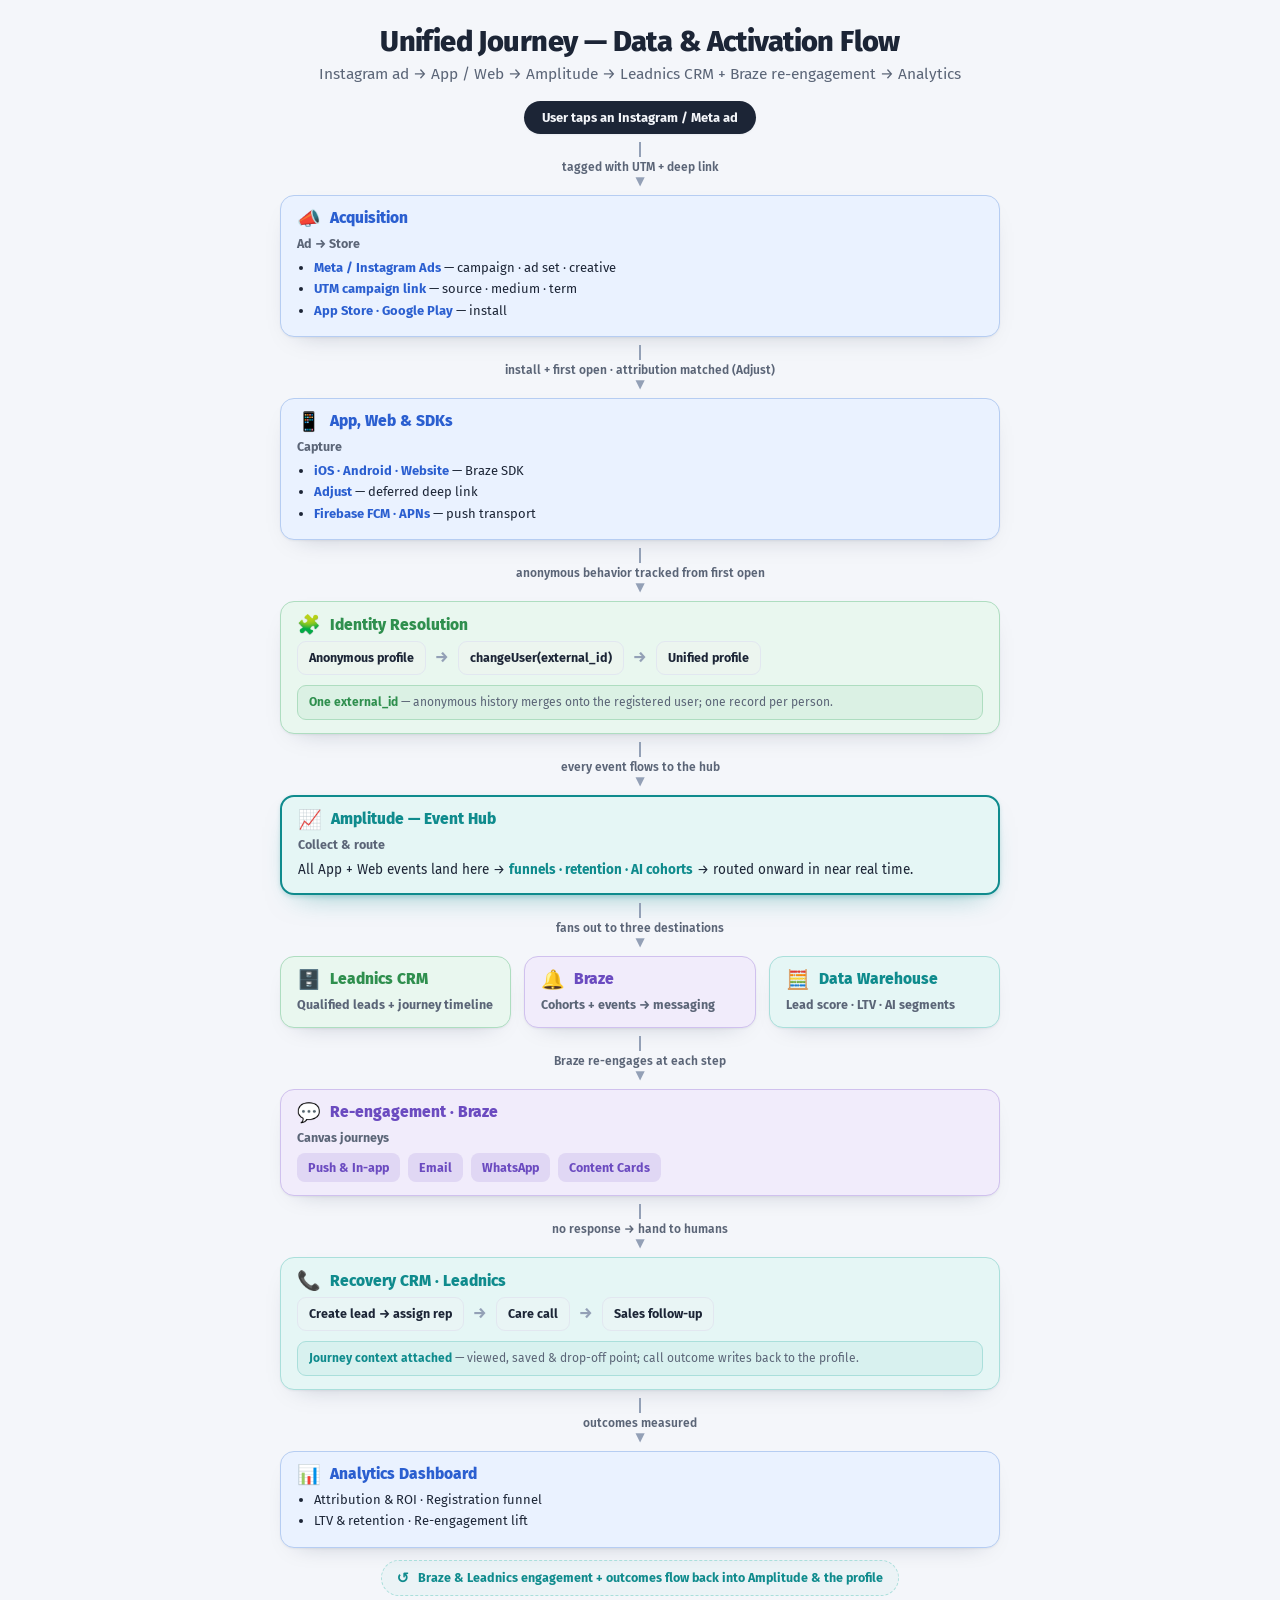
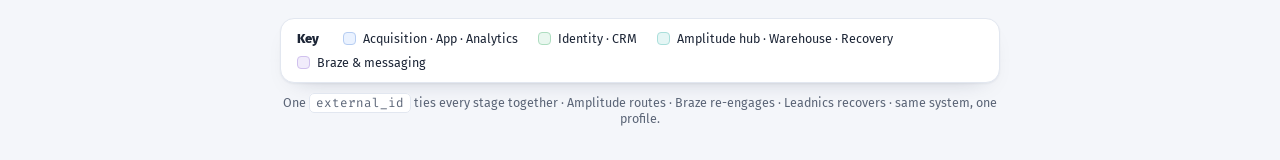
<file: journey-flow.html>
<!doctype html>
<meta charset="utf-8" />
<meta name="viewport" content="width=device-width, initial-scale=1" />
<title>Unified Journey — Data &amp; Activation Flow</title>
<style>
  @import url('https://fonts.googleapis.com/css2?family=Fira+Sans:wght@300;400;500;600;700;800&family=Fira+Code:wght@400;500;600;700&display=swap');
  :root{
    --page:#f4f6fa; --canvas:#ffffff; --ink:#1c2536; --muted:#5b6577;
    --arrow:#3f4a5f; --arrow2:#93a0b6; --line:#e2e7f0;
    --blue-bg:#eaf2ff; --blue-bd:#b6cdf2; --blue-hd:#2b5fd0;
    --green-bg:#e9f7ef; --green-bd:#aeddc0; --green-hd:#2f8f4e;
    --purple-bg:#f1ecfb; --purple-bd:#d0c1ee; --purple-hd:#6b4bc0;
    --cream-bg:#fdf5e1; --cream-bd:#ecd6a0; --cream-hd:#b07d0a;
    --teal-bg:#e5f6f5; --teal-bd:#aadfdb; --teal-hd:#0f8b8d;
    --red-bg:#fdebec; --red-bd:#f2bfc2; --red-hd:#d0424a;
    --chk:#2f8f4e;
    --shadow:0 1px 2px rgba(20,30,60,.05),0 10px 26px -18px rgba(20,30,60,.35);
    --sans:'Fira Sans',ui-sans-serif,system-ui,-apple-system,"Segoe UI",Roboto,Helvetica,Arial,sans-serif;
    --mono:'Fira Code',ui-monospace,"SF Mono",SFMono-Regular,Menlo,Consolas,monospace;
  }
  @media (prefers-color-scheme:dark){
    :root{
      --page:#0d1220; --canvas:#131b2b; --ink:#e7ecf6; --muted:#95a1b8;
      --arrow:#8493ad; --arrow2:#55617a; --line:#243049;
      --blue-bg:#16233c; --blue-bd:#31486f; --blue-hd:#89a7f2;
      --green-bg:#132a1f; --green-bd:#2f5a3f; --green-hd:#5cc27e;
      --purple-bg:#211b39; --purple-bd:#453a6b; --purple-hd:#b7a2f2;
      --cream-bg:#2b2410; --cream-bd:#5a4a1e; --cream-hd:#e0b24a;
      --teal-bg:#0f2a2a; --teal-bd:#245650; --teal-hd:#3bbfbf;
      --red-bg:#2e1618; --red-bd:#5f2f33; --red-hd:#f07b82;
      --chk:#5cc27e;
      --shadow:0 1px 2px rgba(0,0,0,.3),0 12px 30px -18px rgba(0,0,0,.7);
    }
  }
  :root[data-theme="light"]{
    --page:#f4f6fa; --canvas:#ffffff; --ink:#1c2536; --muted:#5b6577;
    --arrow:#3f4a5f; --arrow2:#93a0b6; --line:#e2e7f0;
    --blue-bg:#eaf2ff; --blue-bd:#b6cdf2; --blue-hd:#2b5fd0;
    --green-bg:#e9f7ef; --green-bd:#aeddc0; --green-hd:#2f8f4e;
    --purple-bg:#f1ecfb; --purple-bd:#d0c1ee; --purple-hd:#6b4bc0;
    --cream-bg:#fdf5e1; --cream-bd:#ecd6a0; --cream-hd:#b07d0a;
    --teal-bg:#e5f6f5; --teal-bd:#aadfdb; --teal-hd:#0f8b8d;
    --red-bg:#fdebec; --red-bd:#f2bfc2; --red-hd:#d0424a;
    --chk:#2f8f4e;
    --shadow:0 1px 2px rgba(20,30,60,.05),0 10px 26px -18px rgba(20,30,60,.35);
  }
  :root[data-theme="dark"]{
    --page:#0d1220; --canvas:#131b2b; --ink:#e7ecf6; --muted:#95a1b8;
    --arrow:#8493ad; --arrow2:#55617a; --line:#243049;
    --blue-bg:#16233c; --blue-bd:#31486f; --blue-hd:#89a7f2;
    --green-bg:#132a1f; --green-bd:#2f5a3f; --green-hd:#5cc27e;
    --purple-bg:#211b39; --purple-bd:#453a6b; --purple-hd:#b7a2f2;
    --cream-bg:#2b2410; --cream-bd:#5a4a1e; --cream-hd:#e0b24a;
    --teal-bg:#0f2a2a; --teal-bd:#245650; --teal-hd:#3bbfbf;
    --red-bg:#2e1618; --red-bd:#5f2f33; --red-hd:#f07b82;
    --chk:#5cc27e;
    --shadow:0 1px 2px rgba(0,0,0,.3),0 12px 30px -18px rgba(0,0,0,.7);
  }

  *{box-sizing:border-box}
  body{margin:0;background:var(--page);color:var(--ink);font-family:var(--sans);-webkit-font-smoothing:antialiased}
  .head{max-width:960px;margin:0 auto;padding:24px 20px 4px;text-align:center}
  .head h1{margin:0;font-size:clamp(20px,3vw,29px);letter-spacing:-.02em;font-weight:800}
  .head p{margin:6px 0 0;color:var(--muted);font-size:clamp(13px,1.6vw,15.5px)}

  .flow{max-width:760px;margin:0 auto;padding:14px 20px 6px;display:flex;flex-direction:column}

  .enter{align-self:center;background:var(--ink);color:var(--page);font-weight:700;font-size:13px;
    padding:9px 18px;border-radius:999px;box-shadow:var(--shadow)}

  .arrow{display:flex;flex-direction:column;align-items:center;gap:3px;padding:8px 0;color:var(--arrow2)}
  .arrow .ln2{width:2px;height:15px;background:var(--arrow2)}
  .arrow .cap{font-size:12px;font-weight:600;color:var(--muted);text-align:center;max-width:60ch}
  .arrow .tri{font-size:12px;line-height:1;margin-top:-2px}
  .arrow .tri::before{content:"\25BC"}

  .box{border:1.6px solid var(--line);border-radius:14px;padding:13px 16px;background:var(--canvas);
    box-shadow:var(--shadow);font-size:13px;line-height:1.42}
  .box h3{margin:0;font-size:15.5px;line-height:1.18;color:var(--hd,var(--ink));font-weight:800}
  .bh{display:flex;align-items:center;gap:9px;margin-bottom:7px}
  .ic{font-size:19px;line-height:1}
  .sub{font-weight:700;font-size:12.5px;margin:0 0 6px;color:var(--muted)}
  ul.bl{margin:4px 0 0;padding-left:17px}
  ul.bl li{margin:3px 0}
  ul.bl li b{color:var(--hd)}
  .inset{margin-top:10px;border-radius:9px;padding:8px 11px;font-size:12px;
    background:color-mix(in srgb,var(--green-bd) 24%,transparent);border:1px solid var(--green-bd)}
  .inset b{color:var(--hd)}.inset span{color:var(--muted)}

  .mini{display:flex;align-items:center;gap:9px;flex-wrap:wrap;margin-top:2px}
  .mini .m{background:color-mix(in srgb,var(--hd) 9%,var(--canvas));border:1.4px solid var(--line);
    border-radius:9px;padding:7px 11px;font-weight:700;font-size:12.5px;color:var(--ink)}
  .mini .ar{color:var(--arrow2);font-weight:800;font-size:15px}

  .hub{border-width:2.4px;border-color:var(--teal-hd);box-shadow:0 2px 4px rgba(15,139,141,.18),0 14px 30px -18px rgba(15,139,141,.6)}
  .hubtext{font-size:13.5px;color:var(--ink);line-height:1.5}
  .hubtext b{color:var(--hd)}

  .row3{display:grid;grid-template-columns:repeat(3,1fr);gap:13px}
  @media(max-width:640px){.row3{grid-template-columns:1fr}}
  .row3 .box{margin:0}
  .row3 .sub{margin:0}

  .chips{display:flex;flex-wrap:wrap;gap:8px;margin-top:3px}
  .chips .c{font-weight:700;font-size:12.5px;padding:6px 11px;border-radius:8px;
    background:color-mix(in srgb,var(--hd) 13%,transparent);color:var(--hd)}

  .feedback{align-self:center;margin-top:12px;display:flex;align-items:center;gap:9px;
    border:1.5px dashed var(--teal-bd);background:color-mix(in srgb,var(--teal-bd) 12%,transparent);
    color:var(--teal-hd);font-weight:700;font-size:12.5px;padding:8px 15px;border-radius:999px}
  .feedback::before{content:"\21ba";font-size:15px}

  .key{max-width:760px;margin:16px auto 0;padding:0 20px}
  .keybox{border:1.6px solid var(--line);border-radius:14px;background:var(--canvas);box-shadow:var(--shadow);
    padding:12px 16px;display:flex;flex-wrap:wrap;gap:9px 20px;align-items:center}
  .keybox .kt{font-weight:800;font-size:13px;margin-right:4px}
  .krow{display:flex;align-items:center;gap:7px;font-size:12.5px;color:var(--ink)}
  .krow .sw{width:13px;height:13px;border-radius:4px;border:1.4px solid var(--line)}

  .note{max-width:760px;margin:12px auto 0;padding:0 20px 34px;color:var(--muted);font-size:12.5px;text-align:center}
  .note code{font-family:var(--mono);background:var(--canvas);border:1px solid var(--line);padding:1px 6px;border-radius:5px}
</style>

<div class="head">
  <h1>Unified Journey — Data &amp; Activation Flow</h1>
  <p>Instagram ad → App / Web → Amplitude → Leadnics CRM + Braze re-engagement → Analytics</p>
</div>

<div class="flow">

  <div class="enter">User taps an Instagram / Meta ad</div>
  <div class="arrow"><div class="ln2"></div><div class="cap">tagged with UTM + deep link</div><div class="tri"></div></div>

  <!-- 1 Acquisition -->
  <div class="box blue" style="--hd:var(--blue-hd);background:var(--blue-bg);border-color:var(--blue-bd)">
    <div class="bh"><span class="ic">📣</span><h3>Acquisition</h3></div>
    <div class="sub">Ad → Store</div>
    <ul class="bl">
      <li><b>Meta / Instagram Ads</b> — campaign · ad set · creative</li>
      <li><b>UTM campaign link</b> — source · medium · term</li>
      <li><b>App Store · Google Play</b> — install</li>
    </ul>
  </div>
  <div class="arrow"><div class="ln2"></div><div class="cap">install + first open · attribution matched (Adjust)</div><div class="tri"></div></div>

  <!-- 2 App / Web / SDKs -->
  <div class="box blue" style="--hd:var(--blue-hd);background:var(--blue-bg);border-color:var(--blue-bd)">
    <div class="bh"><span class="ic">📱</span><h3>App, Web &amp; SDKs</h3></div>
    <div class="sub">Capture</div>
    <ul class="bl">
      <li><b>iOS · Android · Website</b> — Braze SDK</li>
      <li><b>Adjust</b> — deferred deep link</li>
      <li><b>Firebase FCM · APNs</b> — push transport</li>
    </ul>
  </div>
  <div class="arrow"><div class="ln2"></div><div class="cap">anonymous behavior tracked from first open</div><div class="tri"></div></div>

  <!-- 3 Identity -->
  <div class="box green" style="--hd:var(--green-hd);background:var(--green-bg);border-color:var(--green-bd)">
    <div class="bh"><span class="ic">🧩</span><h3>Identity Resolution</h3></div>
    <div class="mini">
      <span class="m">Anonymous profile</span><span class="ar">→</span>
      <span class="m">changeUser(external_id)</span><span class="ar">→</span>
      <span class="m">Unified profile</span>
    </div>
    <div class="inset"><b>One external_id</b> <span>— anonymous history merges onto the registered user; one record per person.</span></div>
  </div>
  <div class="arrow"><div class="ln2"></div><div class="cap">every event flows to the hub</div><div class="tri"></div></div>

  <!-- 4 Amplitude hub -->
  <div class="box teal hub" style="--hd:var(--teal-hd);background:var(--teal-bg)">
    <div class="bh"><span class="ic">📈</span><h3>Amplitude — Event Hub</h3></div>
    <div class="sub">Collect &amp; route</div>
    <div class="hubtext">All App + Web events land here → <b>funnels · retention · AI cohorts</b> → routed onward in near real time.</div>
  </div>
  <div class="arrow"><div class="ln2"></div><div class="cap">fans out to three destinations</div><div class="tri"></div></div>

  <!-- 5 Fan-out -->
  <div class="row3">
    <div class="box green" style="--hd:var(--green-hd);background:var(--green-bg);border-color:var(--green-bd)">
      <div class="bh"><span class="ic">🗄️</span><h3>Leadnics CRM</h3></div>
      <div class="sub">Qualified leads + journey timeline</div>
    </div>
    <div class="box purple" style="--hd:var(--purple-hd);background:var(--purple-bg);border-color:var(--purple-bd)">
      <div class="bh"><span class="ic">🔔</span><h3>Braze</h3></div>
      <div class="sub">Cohorts + events → messaging</div>
    </div>
    <div class="box teal" style="--hd:var(--teal-hd);background:var(--teal-bg);border-color:var(--teal-bd)">
      <div class="bh"><span class="ic">🧮</span><h3>Data Warehouse</h3></div>
      <div class="sub">Lead score · LTV · AI segments</div>
    </div>
  </div>
  <div class="arrow"><div class="ln2"></div><div class="cap">Braze re-engages at each step</div><div class="tri"></div></div>

  <!-- 6 Re-engagement -->
  <div class="box purple" style="--hd:var(--purple-hd);background:var(--purple-bg);border-color:var(--purple-bd)">
    <div class="bh"><span class="ic">💬</span><h3>Re-engagement · Braze</h3></div>
    <div class="sub">Canvas journeys</div>
    <div class="chips"><span class="c">Push &amp; In-app</span><span class="c">Email</span><span class="c">WhatsApp</span><span class="c">Content Cards</span></div>
  </div>
  <div class="arrow"><div class="ln2"></div><div class="cap">no response → hand to humans</div><div class="tri"></div></div>

  <!-- 7 Recovery CRM -->
  <div class="box teal" style="--hd:var(--teal-hd);background:var(--teal-bg);border-color:var(--teal-bd)">
    <div class="bh"><span class="ic">📞</span><h3>Recovery CRM · Leadnics</h3></div>
    <div class="mini">
      <span class="m">Create lead → assign rep</span><span class="ar">→</span>
      <span class="m">Care call</span><span class="ar">→</span>
      <span class="m">Sales follow-up</span>
    </div>
    <div class="inset" style="background:color-mix(in srgb,var(--teal-bd) 22%,transparent);border-color:var(--teal-bd)"><b>Journey context attached</b> <span>— viewed, saved &amp; drop-off point; call outcome writes back to the profile.</span></div>
  </div>
  <div class="arrow"><div class="ln2"></div><div class="cap">outcomes measured</div><div class="tri"></div></div>

  <!-- 8 Analytics -->
  <div class="box blue" style="--hd:var(--blue-hd);background:var(--blue-bg);border-color:var(--blue-bd)">
    <div class="bh"><span class="ic">📊</span><h3>Analytics Dashboard</h3></div>
    <ul class="bl">
      <li>Attribution &amp; ROI &middot; Registration funnel</li>
      <li>LTV &amp; retention &middot; Re-engagement lift</li>
    </ul>
  </div>

  <div class="feedback">Braze &amp; Leadnics engagement + outcomes flow back into Amplitude &amp; the profile</div>
</div>

<div class="key">
  <div class="keybox">
    <span class="kt">Key</span>
    <span class="krow"><span class="sw" style="background:var(--blue-bg);border-color:var(--blue-bd)"></span>Acquisition · App · Analytics</span>
    <span class="krow"><span class="sw" style="background:var(--green-bg);border-color:var(--green-bd)"></span>Identity · CRM</span>
    <span class="krow"><span class="sw" style="background:var(--teal-bg);border-color:var(--teal-bd)"></span>Amplitude hub · Warehouse · Recovery</span>
    <span class="krow"><span class="sw" style="background:var(--purple-bg);border-color:var(--purple-bd)"></span>Braze &amp; messaging</span>
  </div>
</div>

<p class="note">One <code>external_id</code> ties every stage together · Amplitude routes · Braze re-engages · Leadnics recovers · same system, one profile.</p>

<script>
  (function(){
    function report(){
      try{ if(window.parent && window.parent!==window){
        window.parent.postMessage({journeyHeight: Math.ceil(document.documentElement.scrollHeight)}, '*');
      } }catch(e){}
    }
    window.addEventListener('resize', report);
    window.addEventListener('load', report);
    report(); setTimeout(report,80); setTimeout(report,300);
  })();
</script>
</file>
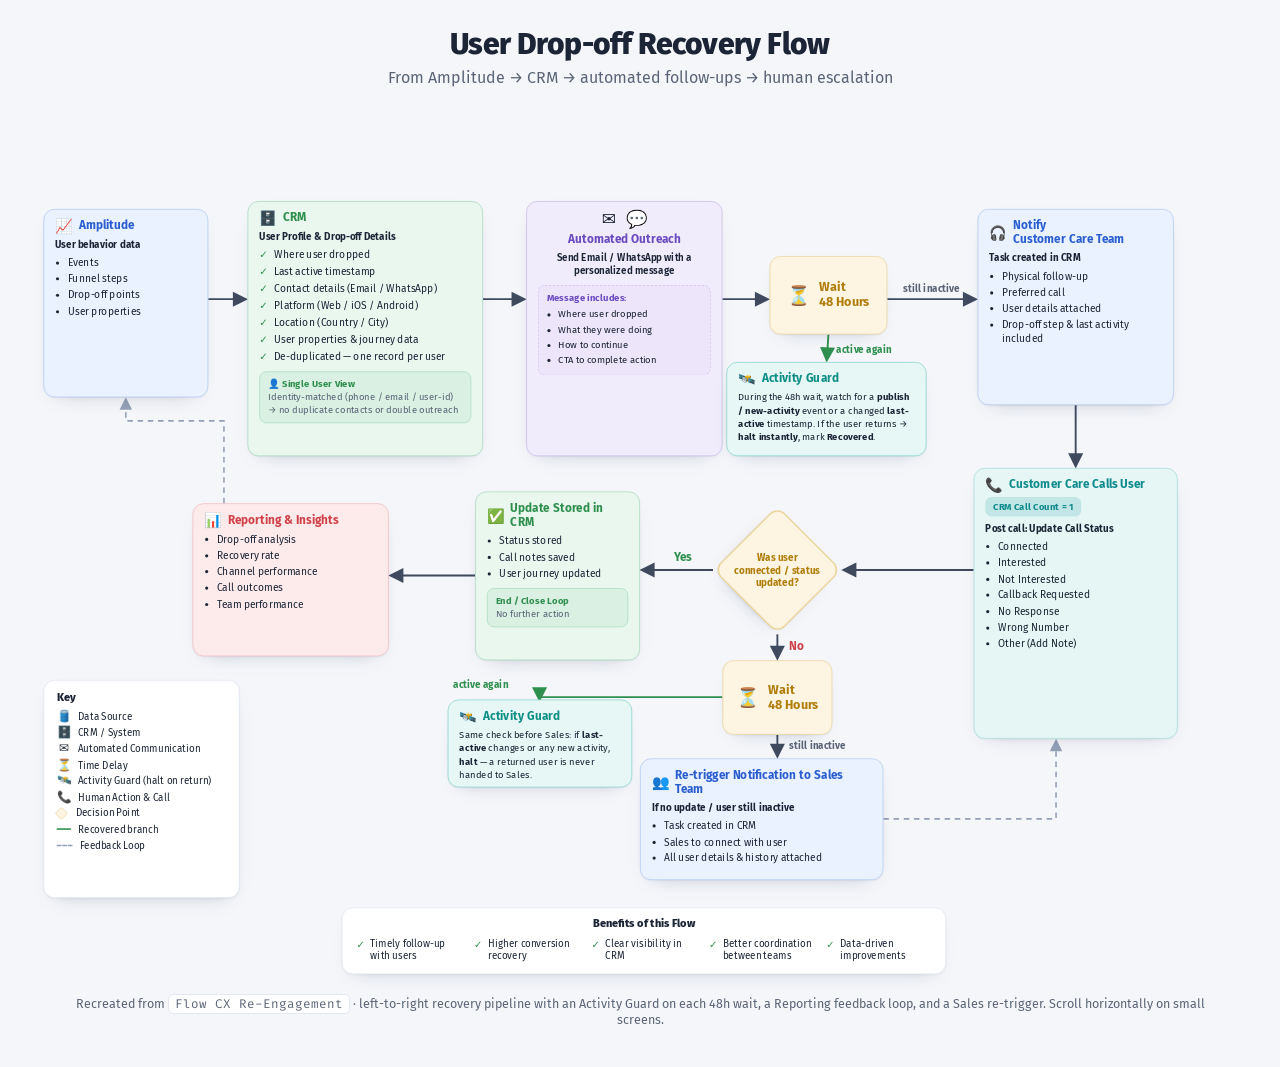
<file: reengagement-flow.html>
<!doctype html>
<meta charset="utf-8" />
<meta name="viewport" content="width=device-width, initial-scale=1" />
<title>User Drop-off Recovery Flow</title>
<style>
  @import url('https://fonts.googleapis.com/css2?family=Fira+Sans:wght@300;400;500;600;700;800&family=Fira+Code:wght@400;500;600;700&display=swap');
  :root{
    --page:#f4f6fa; --canvas:#ffffff; --ink:#1c2536; --muted:#5b6577;
    --arrow:#3f4a5f; --arrow2:#93a0b6; --line:#e2e7f0;
    --blue-bg:#eaf2ff; --blue-bd:#b6cdf2; --blue-hd:#2b5fd0;
    --green-bg:#e9f7ef; --green-bd:#aeddc0; --green-hd:#2f8f4e;
    --purple-bg:#f1ecfb; --purple-bd:#d0c1ee; --purple-hd:#6b4bc0;
    --cream-bg:#fdf5e1; --cream-bd:#ecd6a0; --cream-hd:#b07d0a;
    --teal-bg:#e5f6f5; --teal-bd:#aadfdb; --teal-hd:#0f8b8d;
    --red-bg:#fdebec; --red-bd:#f2bfc2; --red-hd:#d0424a;
    --guard-bg:#e7f7f6; --guard-bd:#8fd6cf; --guard-hd:#0e8f86;
    --chk:#2f8f4e; --yes:#2f8f4e; --no:#d0424a;
    --shadow:0 1px 2px rgba(20,30,60,.05),0 10px 26px -18px rgba(20,30,60,.35);
    --sans:'Fira Sans',ui-sans-serif,system-ui,-apple-system,"Segoe UI",Roboto,Helvetica,Arial,sans-serif;
    --mono:'Fira Code',ui-monospace,"SF Mono",SFMono-Regular,Menlo,Consolas,monospace;
  }
  @media (prefers-color-scheme:dark){
    :root{
      --page:#0d1220; --canvas:#131b2b; --ink:#e7ecf6; --muted:#95a1b8;
      --arrow:#8493ad; --arrow2:#55617a; --line:#243049;
      --blue-bg:#16233c; --blue-bd:#31486f; --blue-hd:#89a7f2;
      --green-bg:#132a1f; --green-bd:#2f5a3f; --green-hd:#5cc27e;
      --purple-bg:#211b39; --purple-bd:#453a6b; --purple-hd:#b7a2f2;
      --cream-bg:#2b2410; --cream-bd:#5a4a1e; --cream-hd:#e0b24a;
      --teal-bg:#0f2a2a; --teal-bd:#245650; --teal-hd:#3bbfbf;
      --red-bg:#2e1618; --red-bd:#5f2f33; --red-hd:#f07b82;
      --guard-bg:#0f2a28; --guard-bd:#2a5f58; --guard-hd:#4fc3b8;
      --chk:#5cc27e; --yes:#5cc27e; --no:#f07b82;
      --shadow:0 1px 2px rgba(0,0,0,.3),0 12px 30px -18px rgba(0,0,0,.7);
    }
  }
  :root[data-theme="light"]{
    --page:#f4f6fa; --canvas:#ffffff; --ink:#1c2536; --muted:#5b6577;
    --arrow:#3f4a5f; --arrow2:#93a0b6; --line:#e2e7f0;
    --blue-bg:#eaf2ff; --blue-bd:#b6cdf2; --blue-hd:#2b5fd0;
    --green-bg:#e9f7ef; --green-bd:#aeddc0; --green-hd:#2f8f4e;
    --purple-bg:#f1ecfb; --purple-bd:#d0c1ee; --purple-hd:#6b4bc0;
    --cream-bg:#fdf5e1; --cream-bd:#ecd6a0; --cream-hd:#b07d0a;
    --teal-bg:#e5f6f5; --teal-bd:#aadfdb; --teal-hd:#0f8b8d;
    --red-bg:#fdebec; --red-bd:#f2bfc2; --red-hd:#d0424a;
    --guard-bg:#e7f7f6; --guard-bd:#8fd6cf; --guard-hd:#0e8f86;
    --chk:#2f8f4e; --yes:#2f8f4e; --no:#d0424a;
    --shadow:0 1px 2px rgba(20,30,60,.05),0 10px 26px -18px rgba(20,30,60,.35);
  }
  :root[data-theme="dark"]{
    --page:#0d1220; --canvas:#131b2b; --ink:#e7ecf6; --muted:#95a1b8;
    --arrow:#8493ad; --arrow2:#55617a; --line:#243049;
    --blue-bg:#16233c; --blue-bd:#31486f; --blue-hd:#89a7f2;
    --green-bg:#132a1f; --green-bd:#2f5a3f; --green-hd:#5cc27e;
    --purple-bg:#211b39; --purple-bd:#453a6b; --purple-hd:#b7a2f2;
    --cream-bg:#2b2410; --cream-bd:#5a4a1e; --cream-hd:#e0b24a;
    --teal-bg:#0f2a2a; --teal-bd:#245650; --teal-hd:#3bbfbf;
    --red-bg:#2e1618; --red-bd:#5f2f33; --red-hd:#f07b82;
    --guard-bg:#0f2a28; --guard-bd:#2a5f58; --guard-hd:#4fc3b8;
    --chk:#5cc27e; --yes:#5cc27e; --no:#f07b82;
    --shadow:0 1px 2px rgba(0,0,0,.3),0 12px 30px -18px rgba(0,0,0,.7);
  }

  *{box-sizing:border-box}
  body{margin:0;background:var(--page);color:var(--ink);font-family:var(--sans);-webkit-font-smoothing:antialiased}
  .head{max-width:1200px;margin:0 auto;padding:26px 20px 6px;text-align:center}
  .head h1{margin:0;font-size:clamp(21px,3vw,30px);letter-spacing:-.02em;font-weight:800}
  .head p{margin:6px 0 0;color:var(--muted);font-size:clamp(13px,1.6vw,16px)}

  .stage{overflow-x:auto;padding:6px 12px 28px}
  .canvas{position:relative;width:1600px;height:1140px;margin:0 auto;transform-origin:top left}

  svg.wires{position:absolute;inset:0;width:1600px;height:1140px;overflow:visible;pointer-events:none}
  .ln{stroke:var(--arrow);stroke-width:2.4;fill:none}
  .ln.dash{stroke:var(--arrow2);stroke-width:2;stroke-dasharray:7 6}
  .ln.ok{stroke:var(--yes);stroke-width:2.4}
  .wlabel{font:700 15px var(--sans)}
  .glabel{font:700 12.5px var(--sans)}

  .box{position:absolute;border:1.6px solid var(--line);border-radius:14px;padding:12px 14px;
    background:var(--canvas);box-shadow:var(--shadow);font-size:13px;line-height:1.4}
  .box h3{margin:0;font-size:15px;line-height:1.18;color:var(--hd,var(--ink));font-weight:700}
  .bh{display:flex;align-items:center;gap:8px;margin-bottom:6px}
  .ic{font-size:18px;line-height:1}
  .sub{font-weight:700;font-size:12.5px;margin:0 0 5px;color:var(--ink)}
  ul.bl{margin:3px 0 0;padding-left:16px}
  ul.bl li{margin:2.5px 0}
  ul.cl{list-style:none;margin:4px 0 0;padding:0}
  ul.cl li{position:relative;padding-left:19px;margin:3.5px 0}
  ul.cl li::before{content:"✓";position:absolute;left:0;top:0;color:var(--chk);font-weight:800}
  .inset{margin-top:9px;border-radius:9px;padding:7px 10px;font-size:12px}
  .inset b{display:block;color:var(--hd)}
  .inset span{color:var(--muted)}
  .inset.solid{background:color-mix(in srgb,var(--green-bd) 26%,transparent);border:1px solid var(--green-bd)}
  .inset.dash{border:1.5px dashed var(--purple-bd);background:color-mix(in srgb,var(--purple-bd) 14%,transparent);text-align:left}
  .inset.dash ul{margin:5px 0 0;padding-left:15px}
  .chip{display:inline-block;background:color-mix(in srgb,var(--teal-hd) 16%,transparent);
    color:var(--teal-hd);font-weight:700;font-size:12px;padding:4px 10px;border-radius:8px;margin:0 0 7px}
  .center{text-align:center}
  .center .bh{justify-content:center}
  .icons{display:flex;gap:12px;justify-content:center;margin-bottom:5px}
  .icons .ic{font-size:22px}
  .vmid{display:flex;align-items:center;justify-content:center;gap:10px}
  .vmid .ic{font-size:24px}
  .vmid h3{font-size:16px}
  .gtext{font-size:12px;color:var(--ink);line-height:1.42}

  .blue{background:var(--blue-bg);border-color:var(--blue-bd);--hd:var(--blue-hd)}
  .green{background:var(--green-bg);border-color:var(--green-bd);--hd:var(--green-hd)}
  .purple{background:var(--purple-bg);border-color:var(--purple-bd);--hd:var(--purple-hd)}
  .cream{background:var(--cream-bg);border-color:var(--cream-bd);--hd:var(--cream-hd)}
  .teal{background:var(--teal-bg);border-color:var(--teal-bd);--hd:var(--teal-hd)}
  .red{background:var(--red-bg);border-color:var(--red-bd);--hd:var(--red-hd)}
  .guard{background:var(--guard-bg);border:1.6px solid var(--guard-bd);--hd:var(--guard-hd)}

  .diamond{position:absolute;width:116px;height:116px;transform:rotate(45deg);
    background:var(--cream-bg);border:2px solid var(--cream-bd);border-radius:14px;
    display:flex;align-items:center;justify-content:center;box-shadow:var(--shadow)}
  .diamond .dtext{transform:rotate(-45deg);width:150px;text-align:center;font-size:12.5px;
    font-weight:700;color:var(--cream-hd);line-height:1.25}

  .keybox{position:absolute;border:1.6px solid var(--line);border-radius:14px;background:var(--canvas);
    padding:13px 16px;box-shadow:var(--shadow)}
  .keybox .kt{font-weight:800;font-size:14px;margin-bottom:8px}
  .krow{display:flex;align-items:center;gap:9px;font-size:12.5px;color:var(--ink);margin:5.5px 0}
  .krow .ic{font-size:15px;width:18px;text-align:center}
  .kdash{width:20px;height:0;border-top:2px dashed var(--arrow2)}
  .kok{width:18px;height:0;border-top:2.4px solid var(--yes)}
  .kdia{width:12px;height:12px;background:var(--cream-bg);border:1.6px solid var(--cream-bd);
    transform:rotate(45deg);border-radius:2px}

  .benefits{position:absolute;border:1.6px solid var(--line);border-radius:14px;background:var(--canvas);
    box-shadow:var(--shadow);padding:11px 18px}
  .benefits .bt{text-align:center;font-weight:800;font-size:14px;margin-bottom:9px}
  .brow{display:flex;justify-content:space-between;gap:16px}
  .brow span{display:flex;align-items:flex-start;gap:7px;font-size:12.5px;color:var(--ink);flex:1}
  .brow .chk{flex:none;margin-top:1px;color:var(--chk);font-weight:800}

  .note{max-width:1200px;margin:0 auto;padding:0 20px 40px;color:var(--muted);font-size:12.5px;text-align:center}
  .note code{font-family:var(--mono);background:var(--canvas);border:1px solid var(--line);padding:1px 6px;border-radius:5px}
</style>

<div class="head">
  <h1>User Drop-off Recovery Flow</h1>
  <p>From Amplitude → CRM → automated follow-ups → human escalation</p>
</div>

<div class="stage">
  <div class="canvas" id="canvas">

    <svg class="wires" viewBox="0 0 1600 1140" aria-hidden="true">
      <defs>
        <marker id="ah" markerWidth="9" markerHeight="9" refX="7" refY="4.5" orient="auto-start-reverse">
          <path d="M0.5,0.5 L8.5,4.5 L0.5,8.5 z" fill="context-stroke"/>
        </marker>
      </defs>
      <!-- top row -->
      <path class="ln" marker-end="url(#ah)" d="M250,255 L297,255"/>
      <path class="ln" marker-end="url(#ah)" d="M600,255 L652,255"/>
      <path class="ln" marker-end="url(#ah)" d="M905,255 L962,255"/>
      <path class="ln" marker-end="url(#ah)" d="M1115,255 L1227,255"/>
      <!-- notify -> care calls -->
      <path class="ln" marker-end="url(#ah)" d="M1355,390 L1355,467"/>
      <!-- care calls -> decision -->
      <path class="ln" marker-end="url(#ah)" d="M1225,600 L1060,600"/>
      <!-- decision Yes -> update -->
      <path class="ln" marker-end="url(#ah)" d="M893,600 L803,600"/>
      <!-- update -> reporting -->
      <path class="ln" marker-end="url(#ah)" d="M590,607 L483,607"/>
      <!-- decision No -> wait2 -->
      <path class="ln" marker-end="url(#ah)" d="M975,682 L975,712"/>
      <!-- wait2 -> sales -->
      <path class="ln" marker-end="url(#ah)" d="M975,810 L975,837"/>
      <!-- green activity-guard branches -->
      <path class="ln ok" marker-end="url(#ah)" d="M1040,300 L1038,332"/>
      <path class="ln ok" marker-end="url(#ah)" d="M905,762 L672,762 L672,765"/>
      <!-- feedback loops -->
      <path class="ln dash" marker-end="url(#ah)" d="M270,515 L270,410 L145,410 L145,383"/>
      <path class="ln dash" marker-end="url(#ah)" d="M1110,917 L1330,917 L1330,818"/>
      <!-- labels -->
      <text class="wlabel" x="843" y="588" fill="var(--yes)">Yes</text>
      <text class="wlabel" x="990" y="702" fill="var(--no)">No</text>
      <text class="glabel" x="1050" y="323" fill="var(--yes)">active again</text>
      <text class="glabel" x="562" y="750" fill="var(--yes)">active again</text>
      <text class="glabel" x="1171" y="246" text-anchor="middle" fill="var(--muted)">still inactive</text>
      <text class="glabel" x="990" y="828" fill="var(--muted)">still inactive</text>
    </svg>

    <!-- 1 Amplitude -->
    <div class="box blue" style="left:40px;top:140px;width:210px;height:240px">
      <div class="bh"><span class="ic">📈</span><h3>Amplitude</h3></div>
      <div class="sub">User behavior data</div>
      <ul class="bl"><li>Events</li><li>Funnel steps</li><li>Drop-off points</li><li>User properties</li></ul>
    </div>

    <!-- 2 CRM -->
    <div class="box green" style="left:300px;top:130px;width:300px;height:325px">
      <div class="bh"><span class="ic">🗄️</span><h3>CRM</h3></div>
      <div class="sub">User Profile &amp; Drop-off Details</div>
      <ul class="cl">
        <li>Where user dropped</li>
        <li>Last active timestamp</li>
        <li>Contact details (Email / WhatsApp)</li>
        <li>Platform (Web / iOS / Android)</li>
        <li>Location (Country / City)</li>
        <li>User properties &amp; journey data</li>
        <li>De-duplicated — one record per user</li>
      </ul>
      <div class="inset solid"><b>👤 Single User View</b><span>Identity-matched (phone / email / user-id) → no duplicate contacts or double outreach</span></div>
    </div>

    <!-- 3 Automated Outreach -->
    <div class="box purple center" style="left:655px;top:130px;width:250px;height:325px">
      <div class="icons"><span class="ic">✉️</span><span class="ic">💬</span></div>
      <h3>Automated Outreach</h3>
      <div class="sub" style="margin-top:5px;font-weight:600">Send Email / WhatsApp with a personalized message</div>
      <div class="inset dash">
        <b>Message includes:</b>
        <ul class="bl"><li>Where user dropped</li><li>What they were doing</li><li>How to continue</li><li>CTA to complete action</li></ul>
      </div>
    </div>

    <!-- 4 Wait 48h (1) -->
    <div class="box cream vmid" style="left:965px;top:200px;width:150px;height:100px">
      <span class="ic">⏳</span><h3>Wait<br>48 Hours</h3>
    </div>

    <!-- Activity Guard 1 -->
    <div class="box guard" style="left:910px;top:335px;width:255px;height:120px">
      <div class="bh"><span class="ic">🛰️</span><h3>Activity Guard</h3></div>
      <div class="gtext">During the 48h wait, watch for a <b>publish / new-activity</b> event or a changed <b>last-active</b> timestamp. If the user returns → <b>halt instantly</b>, mark <b>Recovered</b>.</div>
    </div>

    <!-- 5 Notify Customer Care -->
    <div class="box blue" style="left:1230px;top:140px;width:250px;height:250px">
      <div class="bh"><span class="ic">🎧</span><h3>Notify<br>Customer Care Team</h3></div>
      <div class="sub">Task created in CRM</div>
      <ul class="bl"><li>Physical follow-up</li><li>Preferred call</li><li>User details attached</li><li>Drop-off step &amp; last activity included</li></ul>
    </div>

    <!-- 6 Customer Care Calls User -->
    <div class="box teal" style="left:1225px;top:470px;width:260px;height:345px">
      <div class="bh"><span class="ic">📞</span><h3>Customer Care Calls User</h3></div>
      <div class="chip">CRM Call Count = 1</div>
      <div class="sub">Post call: Update Call Status</div>
      <ul class="bl"><li>Connected</li><li>Interested</li><li>Not Interested</li><li>Callback Requested</li><li>No Response</li><li>Wrong Number</li><li>Other (Add Note)</li></ul>
    </div>

    <!-- decision -->
    <div class="diamond" style="left:917px;top:542px">
      <div class="dtext">Was user connected / status updated?</div>
    </div>

    <!-- 8 Update Stored in CRM -->
    <div class="box green" style="left:590px;top:500px;width:210px;height:215px">
      <div class="bh"><span class="ic">✅</span><h3>Update Stored in CRM</h3></div>
      <ul class="bl"><li>Status stored</li><li>Call notes saved</li><li>User journey updated</li></ul>
      <div class="inset solid"><b>End / Close Loop</b><span>No further action</span></div>
    </div>

    <!-- 9 Reporting -->
    <div class="box red" style="left:230px;top:515px;width:250px;height:195px">
      <div class="bh"><span class="ic">📊</span><h3>Reporting &amp; Insights</h3></div>
      <ul class="bl"><li>Drop-off analysis</li><li>Recovery rate</li><li>Channel performance</li><li>Call outcomes</li><li>Team performance</li></ul>
    </div>

    <!-- 10 Wait 48h (2) -->
    <div class="box cream vmid" style="left:905px;top:715px;width:140px;height:95px">
      <span class="ic">⏳</span><h3>Wait<br>48 Hours</h3>
    </div>

    <!-- Activity Guard 2 -->
    <div class="box guard" style="left:555px;top:765px;width:235px;height:112px">
      <div class="bh"><span class="ic">🛰️</span><h3>Activity Guard</h3></div>
      <div class="gtext">Same check before Sales: if <b>last-active</b> changes or any new activity, <b>halt</b> — a returned user is never handed to Sales.</div>
    </div>

    <!-- 11 Sales -->
    <div class="box blue" style="left:800px;top:840px;width:310px;height:155px">
      <div class="bh"><span class="ic">👥</span><h3>Re-trigger Notification to Sales Team</h3></div>
      <div class="sub">If no update / user still inactive</div>
      <ul class="bl"><li>Task created in CRM</li><li>Sales to connect with user</li><li>All user details &amp; history attached</li></ul>
    </div>

    <!-- Key -->
    <div class="keybox" style="left:40px;top:740px;width:250px;height:278px">
      <div class="kt">Key</div>
      <div class="krow"><span class="ic">🛢️</span>Data Source</div>
      <div class="krow"><span class="ic">🗄️</span>CRM / System</div>
      <div class="krow"><span class="ic">✉️</span>Automated Communication</div>
      <div class="krow"><span class="ic">⏳</span>Time Delay</div>
      <div class="krow"><span class="ic">🛰️</span>Activity Guard (halt on return)</div>
      <div class="krow"><span class="ic">📞</span>Human Action &amp; Call</div>
      <div class="krow"><span class="kdia"></span>&nbsp;Decision Point</div>
      <div class="krow"><span class="kok"></span>Recovered branch</div>
      <div class="krow"><span class="kdash"></span>Feedback Loop</div>
    </div>

    <!-- Benefits -->
    <div class="benefits" style="left:420px;top:1030px;width:770px;height:85px">
      <div class="bt">Benefits of this Flow</div>
      <div class="brow">
        <span><span class="chk">✓</span>Timely follow-up with users</span>
        <span><span class="chk">✓</span>Higher conversion recovery</span>
        <span><span class="chk">✓</span>Clear visibility in CRM</span>
        <span><span class="chk">✓</span>Better coordination between teams</span>
        <span><span class="chk">✓</span>Data-driven improvements</span>
      </div>
    </div>

  </div>
</div>

<p class="note">Recreated from <code>Flow CX Re-Engagement</code> · left-to-right recovery pipeline with an Activity Guard on each 48h wait, a Reporting feedback loop, and a Sales re-trigger. Scroll horizontally on small screens.</p>

<script>
  (function(){
    var canvas=document.getElementById('canvas'), stage=canvas.parentElement, W=1600, H=1140;
    function report(){
      try{ if(window.parent && window.parent!==window){
        window.parent.postMessage({flowHeight: Math.ceil(document.documentElement.scrollHeight)}, '*');
      } }catch(e){}
    }
    function fit(){
      var s=Math.min(1,(stage.clientWidth-24)/W);
      canvas.style.transform='scale('+s+')';
      stage.style.height=(H*s+8)+'px';
      report();
    }
    window.addEventListener('resize',fit); fit(); setTimeout(fit,60); setTimeout(report,200);
  })();
</script>
</file>
